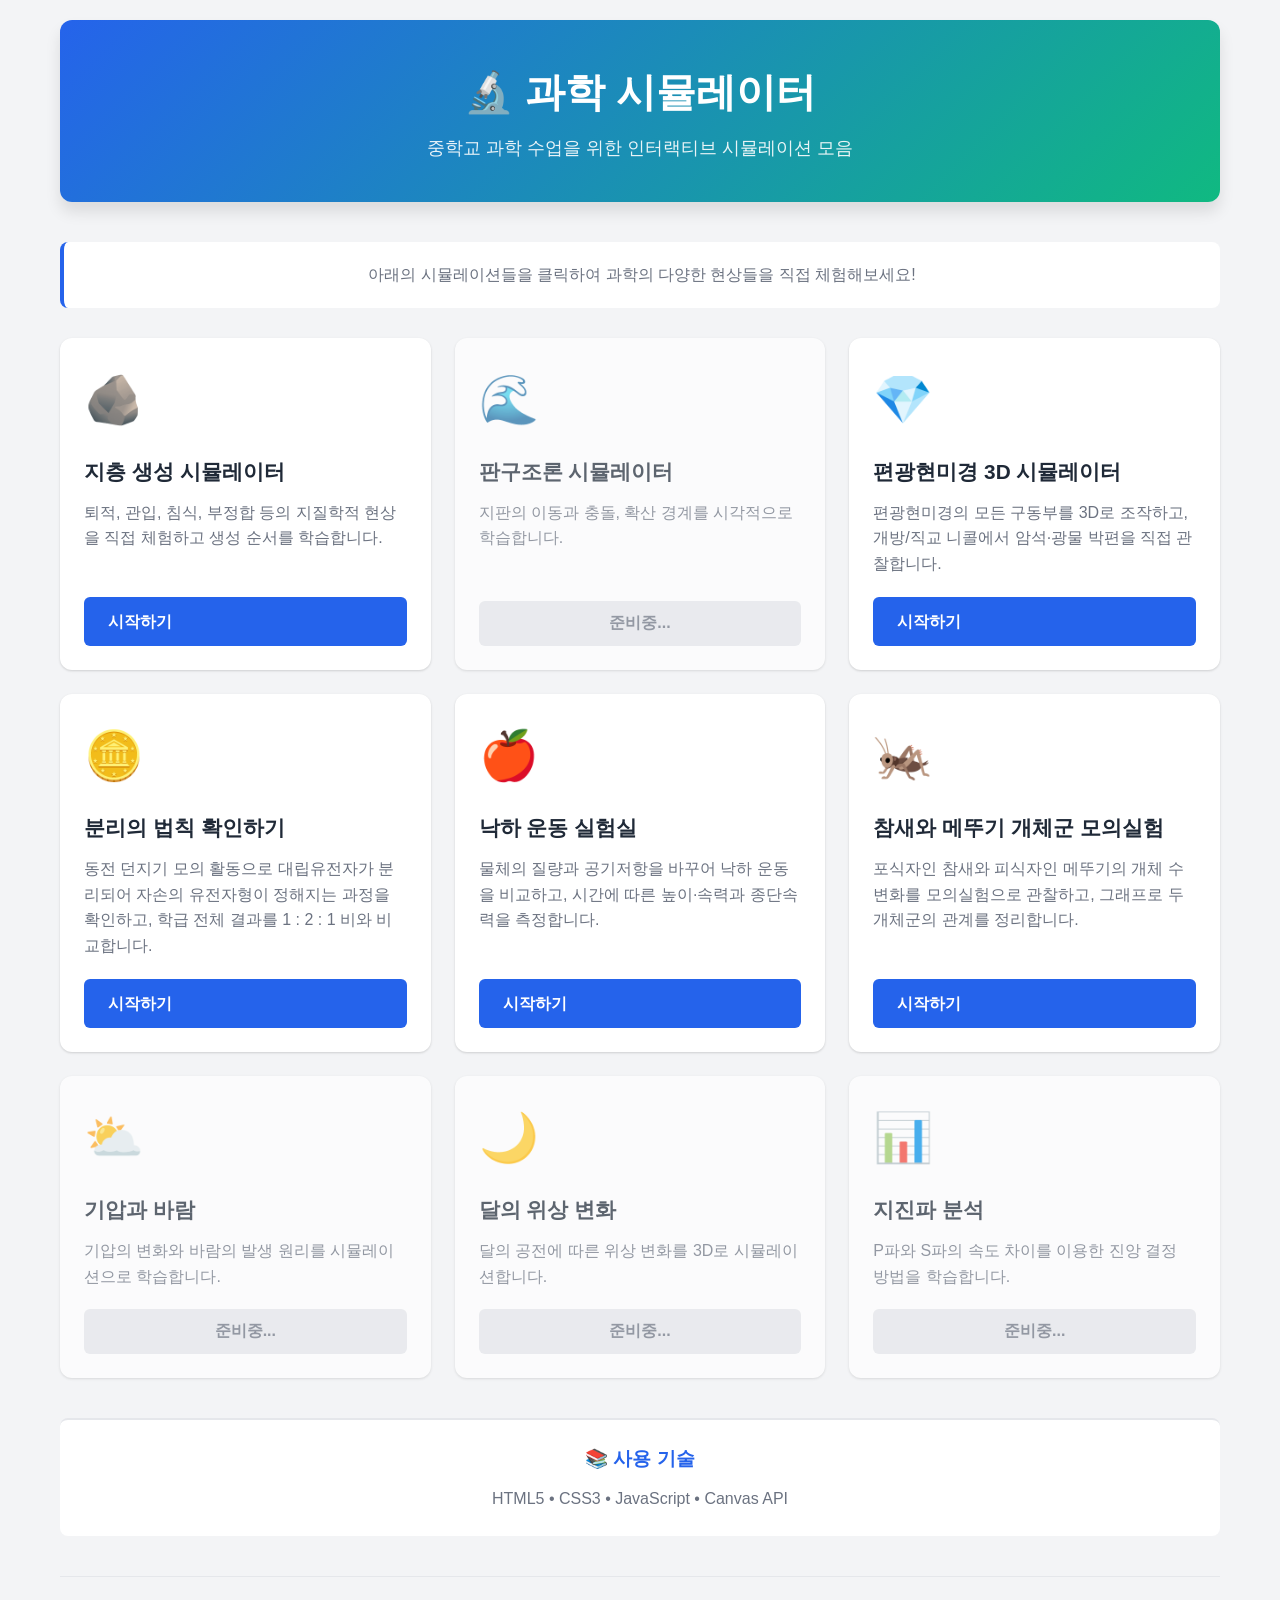
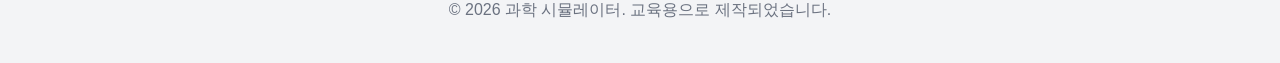
<file: index.html>
<!DOCTYPE html>
<html lang="ko">
<head>
  <meta charset="UTF-8" />
  <meta name="viewport" content="width=device-width, initial-scale=1.0" />
  <title>과학 시뮬레이터</title>
  <link rel="stylesheet" href="style.css" />
</head>
<body>
  <div class="container">
    <header class="header">
      <h1>🔬 과학 시뮬레이터</h1>
      <p class="subtitle">중학교 과학 수업을 위한 인터랙티브 시뮬레이션 모음</p>
    </header>

    <main>
      <section class="info-section">
        <p>아래의 시뮬레이션들을 클릭하여 과학의 다양한 현상들을 직접 체험해보세요!</p>
      </section>

      <section class="simulations-grid">
        <!-- 지층 생성 시뮬레이터 -->
        <div class="simulation-card">
          <div class="card-icon">🪨</div>
          <h2>지층 생성 시뮬레이터</h2>
          <p>퇴적, 관입, 침식, 부정합 등의 지질학적 현상을 직접 체험하고 생성 순서를 학습합니다.</p>
          <a href="./layer/index.html" class="btn btn-primary">시작하기</a>
        </div>

        <!-- 판구조론 시뮬레이터 (예시) -->
        <div class="simulation-card coming-soon">
          <div class="card-icon">🌊</div>
          <h2>판구조론 시뮬레이터</h2>
          <p>지판의 이동과 충돌, 확산 경계를 시각적으로 학습합니다.</p>
          <button class="btn btn-secondary" disabled>준비중...</button>
        </div>

        <!-- 편광현미경 시뮬레이터 -->
        <div class="simulation-card">
          <div class="card-icon">💎</div>
          <h2>편광현미경 3D 시뮬레이터</h2>
          <p>편광현미경의 모든 구동부를 3D로 조작하고, 개방/직교 니콜에서 암석·광물 박편을 직접 관찰합니다.</p>
          <a href="./polarizing-microscope/index.html" class="btn btn-primary">시작하기</a>
        </div>

        <!-- 분리의 법칙 시뮬레이터 -->
        <div class="simulation-card">
          <div class="card-icon">🪙</div>
          <h2>분리의 법칙 확인하기</h2>
          <p>동전 던지기 모의 활동으로 대립유전자가 분리되어 자손의 유전자형이 정해지는 과정을 확인하고, 학급 전체 결과를 1 : 2 : 1 비와 비교합니다.</p>
          <a href="./segregation-law/index.html" class="btn btn-primary">시작하기</a>
        </div>

        <!-- 낙하 운동 실험실 -->
        <div class="simulation-card">
          <div class="card-icon">🍎</div>
          <h2>낙하 운동 실험실</h2>
          <p>물체의 질량과 공기저항을 바꾸어 낙하 운동을 비교하고, 시간에 따른 높이·속력과 종단속력을 측정합니다.</p>
          <a href="./free-fall/index.html" class="btn btn-primary">시작하기</a>
        </div>

        <!-- 참새와 메뚜기 개체군 모의실험 -->
        <div class="simulation-card">
          <div class="card-icon">🦗</div>
          <h2>참새와 메뚜기 개체군 모의실험</h2>
          <p>포식자인 참새와 피식자인 메뚜기의 개체 수 변화를 모의실험으로 관찰하고, 그래프로 두 개체군의 관계를 정리합니다.</p>
          <a href="./sparrow-grasshopper/index.html" class="btn btn-primary">시작하기</a>
        </div>

        <!-- 날씨와 기후 (예시) -->
        <div class="simulation-card coming-soon">
          <div class="card-icon">⛅</div>
          <h2>기압과 바람</h2>
          <p>기압의 변화와 바람의 발생 원리를 시뮬레이션으로 학습합니다.</p>
          <button class="btn btn-secondary" disabled>준비중...</button>
        </div>

        <!-- 우주 천체 (예시) -->
        <div class="simulation-card coming-soon">
          <div class="card-icon">🌙</div>
          <h2>달의 위상 변화</h2>
          <p>달의 공전에 따른 위상 변화를 3D로 시뮬레이션합니다.</p>
          <button class="btn btn-secondary" disabled>준비중...</button>
        </div>

        <!-- 지진파 (예시) -->
        <div class="simulation-card coming-soon">
          <div class="card-icon">📊</div>
          <h2>지진파 분석</h2>
          <p>P파와 S파의 속도 차이를 이용한 진앙 결정 방법을 학습합니다.</p>
          <button class="btn btn-secondary" disabled>준비중...</button>
        </div>
      </section>

      <section class="footer-info">
        <h3>📚 사용 기술</h3>
        <p>HTML5 • CSS3 • JavaScript • Canvas API</p>
      </section>
    </main>

    <footer class="footer">
      <p>&copy; 2026 과학 시뮬레이터. 교육용으로 제작되었습니다.</p>
    </footer>
  </div>
</body>
</html>
</file>
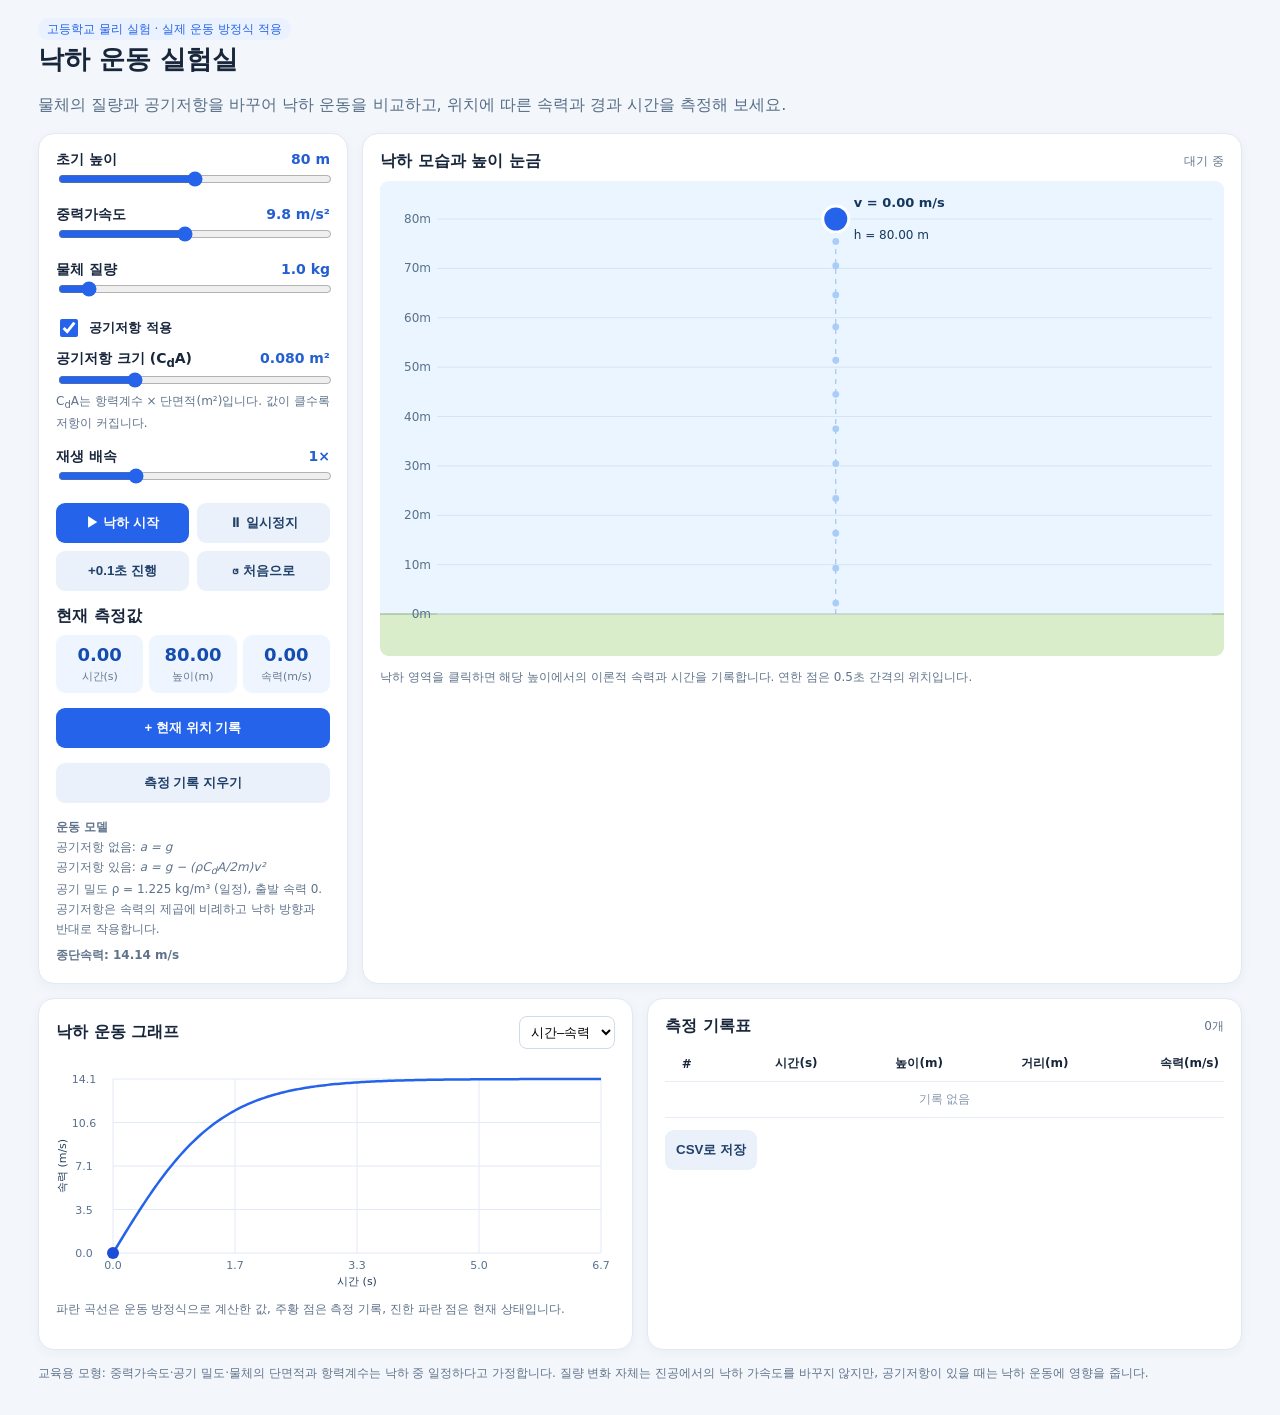
<file: free-fall/index.html>
<!doctype html><html lang="ko"><head><meta charset="utf-8"><meta name="viewport" content="width=device-width,initial-scale=1"><title>낙하 운동 실험실 — 질량과 공기저항</title><style>
:root{font-family:system-ui,'Malgun Gothic',sans-serif;background:#f3f7fc;color:#18263b}*{box-sizing:border-box}body{margin:0}.wrap{max-width:1240px;margin:auto;padding:18px}h1{font-size:26px;margin:4px 0}p{line-height:1.5;color:#576d86}section{background:white;border:1px solid #e0e9f4;padding:17px;border-radius:16px;box-shadow:0 3px 12px #1936510b}.main{display:grid;grid-template-columns:310px minmax(320px,1fr);gap:14px}.settings{display:grid;gap:15px;align-content:start}.pair{display:flex;justify-content:space-between;gap:8px;font-weight:700;font-size:14px}.number{color:#245fd2}input[type=range]{width:100%;accent-color:#2563eb}button{border:0;background:#2563eb;color:white;font-weight:750;padding:11px;border-radius:9px;cursor:pointer}button.light{background:#eaf1fb;color:#204069}.btns{display:grid;grid-template-columns:1fr 1fr;gap:8px}.summary{display:grid;grid-template-columns:repeat(3,1fr);gap:6px}.read{padding:9px 3px;text-align:center;background:#eff5ff;border-radius:9px}.read strong{font-size:18px;color:#154daf;display:block}.read small{font-size:11px;color:#637890}.note{font-size:12px;color:#60738b;line-height:1.65}.scenehead,.charthead{display:flex;justify-content:space-between;align-items:center;margin-bottom:9px}canvas{display:block;width:100%;border-radius:9px}#scene{height:475px;background:#e9f5ff}#chart{height:230px}.lower{display:grid;grid-template-columns:1fr 1fr;gap:14px;margin-top:14px}.tablebox{max-height:248px;overflow:auto}table{width:100%;border-collapse:collapse;font-size:12px}th,td{padding:9px 5px;border-bottom:1px solid #e7edf6;text-align:right}th:first-child,td:first-child{text-align:center}th{position:sticky;top:0;background:white}select{border:1px solid #cedbea;padding:7px;border-radius:8px;background:white}footer{padding:15px 0;color:#60738b;font-size:12px}.mode{display:flex;align-items:center;gap:8px;font-size:13px}input[type=checkbox]{width:18px;height:18px;accent-color:#2563eb}.badge{color:#2563eb;background:#eaf2ff;padding:4px 9px;border-radius:999px;font-size:12px}@media(max-width:760px){.main,.lower{grid-template-columns:1fr}.wrap{padding:10px}#scene{height:420px}}
</style></head><body><div class="wrap"><header><span class="badge">고등학교 물리 실험 · 실제 운동 방정식 적용</span><h1>낙하 운동 실험실</h1><p>물체의 질량과 공기저항을 바꾸어 낙하 운동을 비교하고, 위치에 따른 속력과 경과 시간을 측정해 보세요.</p></header><div class="main"><section class="settings">
<div><div class="pair"><label for="height">초기 높이</label><span class="number" id="hlabel"></span></div><input type="range" id="height" min="10" max="150" step="5" value="80"></div>
<div><div class="pair"><label for="gravity">중력가속도</label><span class="number" id="glabel"></span></div><input type="range" id="gravity" min="1" max="20" step="0.1" value="9.8"></div>
<div><div class="pair"><label for="mass">물체 질량</label><span class="number" id="mlabel"></span></div><input type="range" id="mass" min="0.1" max="10" step="0.1" value="1"></div>
<div><div class="mode"><input type="checkbox" id="dragOn" checked><label for="dragOn"><b>공기저항 적용</b></label></div><div class="pair" style="margin-top:10px"><label for="drag">공기저항 크기 (C<sub>d</sub>A)</label><span class="number" id="dlabel"></span></div><input type="range" id="drag" min="0" max="0.3" step="0.005" value="0.08"><div class="note">C<sub>d</sub>A는 항력계수 × 단면적(m²)입니다. 값이 클수록 저항이 커집니다.</div></div>
<div><div class="pair"><label for="rate">재생 배속</label><span class="number" id="rlabel"></span></div><input type="range" id="rate" min="0.25" max="3" step="0.25" value="1"></div>
<div class="btns"><button id="start">▶ 낙하 시작</button><button class="light" id="pause">⏸ 일시정지</button><button class="light" id="step">+0.1초 진행</button><button class="light" id="reset">↺ 처음으로</button></div>
<div><b>현재 측정값</b><div class="summary" style="margin-top:8px"><div class="read"><strong id="time">0.00</strong><small>시간(s)</small></div><div class="read"><strong id="pos">80.00</strong><small>높이(m)</small></div><div class="read"><strong id="velocity">0.00</strong><small>속력(m/s)</small></div></div></div>
<button id="record">+ 현재 위치 기록</button><button class="light" id="clear">측정 기록 지우기</button>
<div class="note"><b>운동 모델</b><div>공기저항 없음: <i>a = g</i></div><div>공기저항 있음: <i>a = g − (ρC<sub>d</sub>A/2m)v²</i></div><div>공기 밀도 ρ = 1.225 kg/m³ (일정), 출발 속력 0. 공기저항은 속력의 제곱에 비례하고 낙하 방향과 반대로 작용합니다.</div><div id="terminal" style="margin-top:7px;font-weight:700"></div></div>
</section><section><div class="scenehead"><b>낙하 모습과 높이 눈금</b><span class="note" id="status">대기 중</span></div><canvas id="scene"></canvas><p class="note">낙하 영역을 클릭하면 해당 높이에서의 이론적 속력과 시간을 기록합니다. 연한 점은 0.5초 간격의 위치입니다.</p></section></div>
<div class="lower"><section><div class="charthead"><b>낙하 운동 그래프</b><select id="graph"><option value="tv">시간–속력</option><option value="th">시간–높이</option></select></div><canvas id="chart"></canvas><p class="note">파란 곡선은 운동 방정식으로 계산한 값, 주황 점은 측정 기록, 진한 파란 점은 현재 상태입니다.</p></section><section><div class="charthead"><b>측정 기록표</b><span class="note" id="count">0개</span></div><div class="tablebox"><table><thead><tr><th>#</th><th>시간(s)</th><th>높이(m)</th><th>거리(m)</th><th>속력(m/s)</th></tr></thead><tbody id="rows"></tbody></table></div><button class="light" id="csv" style="margin-top:12px">CSV로 저장</button></section></div><footer>교육용 모형: 중력가속도·공기 밀도·물체의 단면적과 항력계수는 낙하 중 일정하다고 가정합니다. 질량 변화 자체는 진공에서의 낙하 가속도를 바꾸지 않지만, 공기저항이 있을 때는 낙하 운동에 영향을 줍니다.</footer></div>
<script>
(()=>{'use strict';const $=s=>document.getElementById(s),S=$('scene'),C=$('chart'),sc=S.getContext('2d'),cc=C.getContext('2d');let H=80,g=9.8,m=1,drag=0.08,on=true,rate=1,t=0,active=false,selected=null,records=[],prev=null;const rho=1.225,fix=(x,d=2)=>x.toFixed(d),clamp=(n,a,b)=>Math.max(a,Math.min(b,n));const k=()=>on?rho*drag/2:0;const vt=()=>k()>1e-12?Math.sqrt(m*g/k()):Infinity;const timeToGround=()=>{let lo=0,hi=Math.max(1,Math.sqrt(2*H/g)*2);while(distance(hi)<H)hi*=2;for(let i=0;i<65;i++){let mid=(lo+hi)/2;if(distance(mid)<H)lo=mid;else hi=mid}return (lo+hi)/2};function distance(q){const v=vt();if(!isFinite(v))return .5*g*q*q;const u=g*q/v;return v*v/g*(u>20?u-Math.log(2)+Math.log1p(Math.exp(-2*u)):Math.log(Math.cosh(u)))}function velocity(q){const v=vt();return isFinite(v)?v*Math.tanh(g*q/v):g*q}const duration=()=>timeToGround();function at(q){const x=clamp(q,0,duration());return {t:x,h:Math.max(0,H-distance(x)),v:velocity(x),d:Math.min(H,distance(x))}}function inverseHeight(h){const target=clamp(h,0,H),T=duration();let lo=0,hi=T;for(let i=0;i<50;i++){const x=(lo+hi)/2;if(at(x).h>target)lo=x;else hi=x}return (lo+hi)/2}function canvasSize(el,ctx){let rect=el.getBoundingClientRect(),d=window.devicePixelRatio||1;el.width=Math.round(rect.width*d);el.height=Math.round(rect.height*d);ctx.setTransform(d,0,0,d,0,0);return [rect.width,rect.height]}function sync(){H=+$('height').value;g=+$('gravity').value;m=+$('mass').value;drag=+$('drag').value;on=$('dragOn').checked;rate=+$('rate').value;$('hlabel').textContent=H+' m';$('glabel').textContent=fix(g,1)+' m/s²';$('mlabel').textContent=fix(m,1)+' kg';$('dlabel').textContent=fix(drag,3)+' m²';$('rlabel').textContent=rate+'×';$('drag').disabled=!on;$('terminal').textContent=isFinite(vt())?'종단속력: '+fix(vt())+' m/s':'종단속력: 없음 (공기저항 0)'}function reset(){active=false;t=0;selected=null;prev=null;draw()}function paramsChanged(){sync();records=[];updateRows();reset()}function record(q){const a=at(q);records.push(a);selected=a;updateRows();draw()}function updateRows(){$('count').textContent=records.length+'개';$('rows').innerHTML=records.length?records.map((r,i)=>`<tr><td>${i+1}</td><td>${fix(r.t)}</td><td>${fix(r.h)}</td><td>${fix(r.d)}</td><td>${fix(r.v)}</td></tr>`).join(''):'<tr><td colspan="5" style="text-align:center;color:#8999b0">기록 없음</td></tr>'}function draw(){let [w,h]=canvasSize(S,sc),top=38,base=h-42,x=w*.54,scale=(base-top)/H;sc.clearRect(0,0,w,h);sc.fillStyle='#eaf5ff';sc.fillRect(0,0,w,h);sc.fillStyle='#d9edca';sc.fillRect(0,base,w,h-base);sc.strokeStyle='#8dae83';sc.beginPath();sc.moveTo(0,base);sc.lineTo(w,base);sc.stroke();const step=H<=30?5:H<=80?10:20;sc.font='12px system-ui';sc.textAlign='right';for(let y=0;y<=H;y+=step){const py=base-y*scale;sc.strokeStyle='#d5e4f4';sc.beginPath();sc.moveTo(57,py);sc.lineTo(w-12,py);sc.stroke();sc.fillStyle='#58718b';sc.fillText(y+'m',51,py+4)}if(H%step)sc.fillText(H+'m',51,top+4);sc.setLineDash([5,5]);sc.strokeStyle='#9bb9e9';sc.beginPath();sc.moveTo(x,top);sc.lineTo(x,base);sc.stroke();sc.setLineDash([]);const T=duration();for(let q=0;q<=T;q+=.5){sc.fillStyle='#a9cdf7';sc.beginPath();sc.arc(x,base-at(q).h*scale,3.4,0,Math.PI*2);sc.fill()}if(selected){const y=base-selected.h*scale;sc.strokeStyle='#ef9e19';sc.lineWidth=2;sc.beginPath();sc.moveTo(56,y);sc.lineTo(w-12,y);sc.stroke();sc.fillStyle='#b06509';sc.textAlign='left';sc.font='bold 12px system-ui';sc.fillText('측정 '+fix(selected.h,1)+'m',Math.min(w-113,x+20),Math.max(17,y-9))}const a=at(t),y=base-a.h*scale;sc.fillStyle='#2563eb';sc.beginPath();sc.arc(x,y,13,0,Math.PI*2);sc.fill();sc.strokeStyle='white';sc.lineWidth=3;sc.stroke();sc.fillStyle='#15375f';sc.textAlign='left';sc.font='bold 13px system-ui';sc.fillText('v = '+fix(a.v)+' m/s',Math.min(x+18,w-129),Math.max(18,y-12));sc.font='12px system-ui';sc.fillText('h = '+fix(a.h)+' m',Math.min(x+18,w-129),Math.min(h-9,y+20));$('time').textContent=fix(a.t);$('pos').textContent=fix(a.h);$('velocity').textContent=fix(a.v);$('status').textContent=active?'낙하 중':t>=T?'지면 도착':t>0?'일시정지':'대기 중';drawChart()}
function drawChart(){let [w,h]=canvasSize(C,cc),l=57,r=w-14,top=21,b=h-35,T=duration(),isV=$('graph').value==='tv',ymax=isV?Math.max(1,at(T).v):H;cc.clearRect(0,0,w,h);cc.font='11px system-ui';cc.textAlign='center';for(let i=0;i<=4;i++){let xx=l+(r-l)*i/4,yy=top+(b-top)*i/4;cc.strokeStyle='#e2eaf6';cc.beginPath();cc.moveTo(l,yy);cc.lineTo(r,yy);cc.moveTo(xx,top);cc.lineTo(xx,b);cc.stroke();cc.fillStyle='#59728e';cc.fillText(fix(ymax*(4-i)/4,1),28,yy+4);cc.fillText(fix(T*i/4,1),xx,b+16)}cc.fillStyle='#27415e';cc.fillText('시간 (s)',(l+r)/2,h-3);cc.save();cc.translate(10,(top+b)/2);cc.rotate(-Math.PI/2);cc.fillText(isV?'속력 (m/s)':'높이 (m)',0,0);cc.restore();const coord=q=>{let a=at(q);return [l+q/T*(r-l),b-(isV?a.v:a.h)/ymax*(b-top)]};cc.strokeStyle='#2563eb';cc.lineWidth=2.5;cc.beginPath();for(let i=0;i<=200;i++){let [x,y]=coord(T*i/200);i?cc.lineTo(x,y):cc.moveTo(x,y)}cc.stroke();for(const a of records){let [x,y]=coord(a.t);cc.fillStyle='#f59e0b';cc.beginPath();cc.arc(x,y,4.5,0,2*Math.PI);cc.fill()}let [x,y]=coord(t);cc.fillStyle='#1d4ed8';cc.beginPath();cc.arc(x,y,6,0,2*Math.PI);cc.fill()}
$('start').onclick=()=>{if(t>=duration())t=0;active=true;prev=null;draw()};$('pause').onclick=()=>{active=false;draw()};$('step').onclick=()=>{active=false;t=Math.min(duration(),t+.1);draw()};$('reset').onclick=reset;$('record').onclick=()=>record(t);$('clear').onclick=()=>{records=[];selected=null;updateRows();draw()};$('graph').onchange=draw;for(const id of ['height','gravity','mass','drag','dragOn','rate'])$(id).addEventListener('input',()=>{if(id==='rate'){sync();draw()}else paramsChanged()});S.onclick=e=>{let rect=S.getBoundingClientRect(),h=clamp((rect.height-42-(e.clientY-rect.top))/(rect.height-80)*H,0,H);record(inverseHeight(h))};$('csv').onclick=()=>{let lines=[['번호','시간(s)','높이(m)','낙하거리(m)','속력(m/s)'],...records.map((a,i)=>[i+1,fix(a.t,4),fix(a.h,4),fix(a.d,4),fix(a.v,4)])];let url=URL.createObjectURL(new Blob(['\ufeff'+lines.map(row=>row.join(',')).join('\r\n')],{type:'text/csv;charset=utf-8'}));let a=document.createElement('a');a.href=url;a.download='낙하운동_실험기록.csv';a.click();setTimeout(()=>URL.revokeObjectURL(url),1000)};function frame(now){if(prev===null)prev=now;let dt=Math.min(.1,Math.max(0,(now-prev)/1000));prev=now;if(active){t=Math.min(duration(),t+dt*rate);if(t>=duration())active=false;draw()}requestAnimationFrame(frame)}window.addEventListener('resize',draw);sync();updateRows();draw();requestAnimationFrame(frame)})();
</script></body></html>
</file>
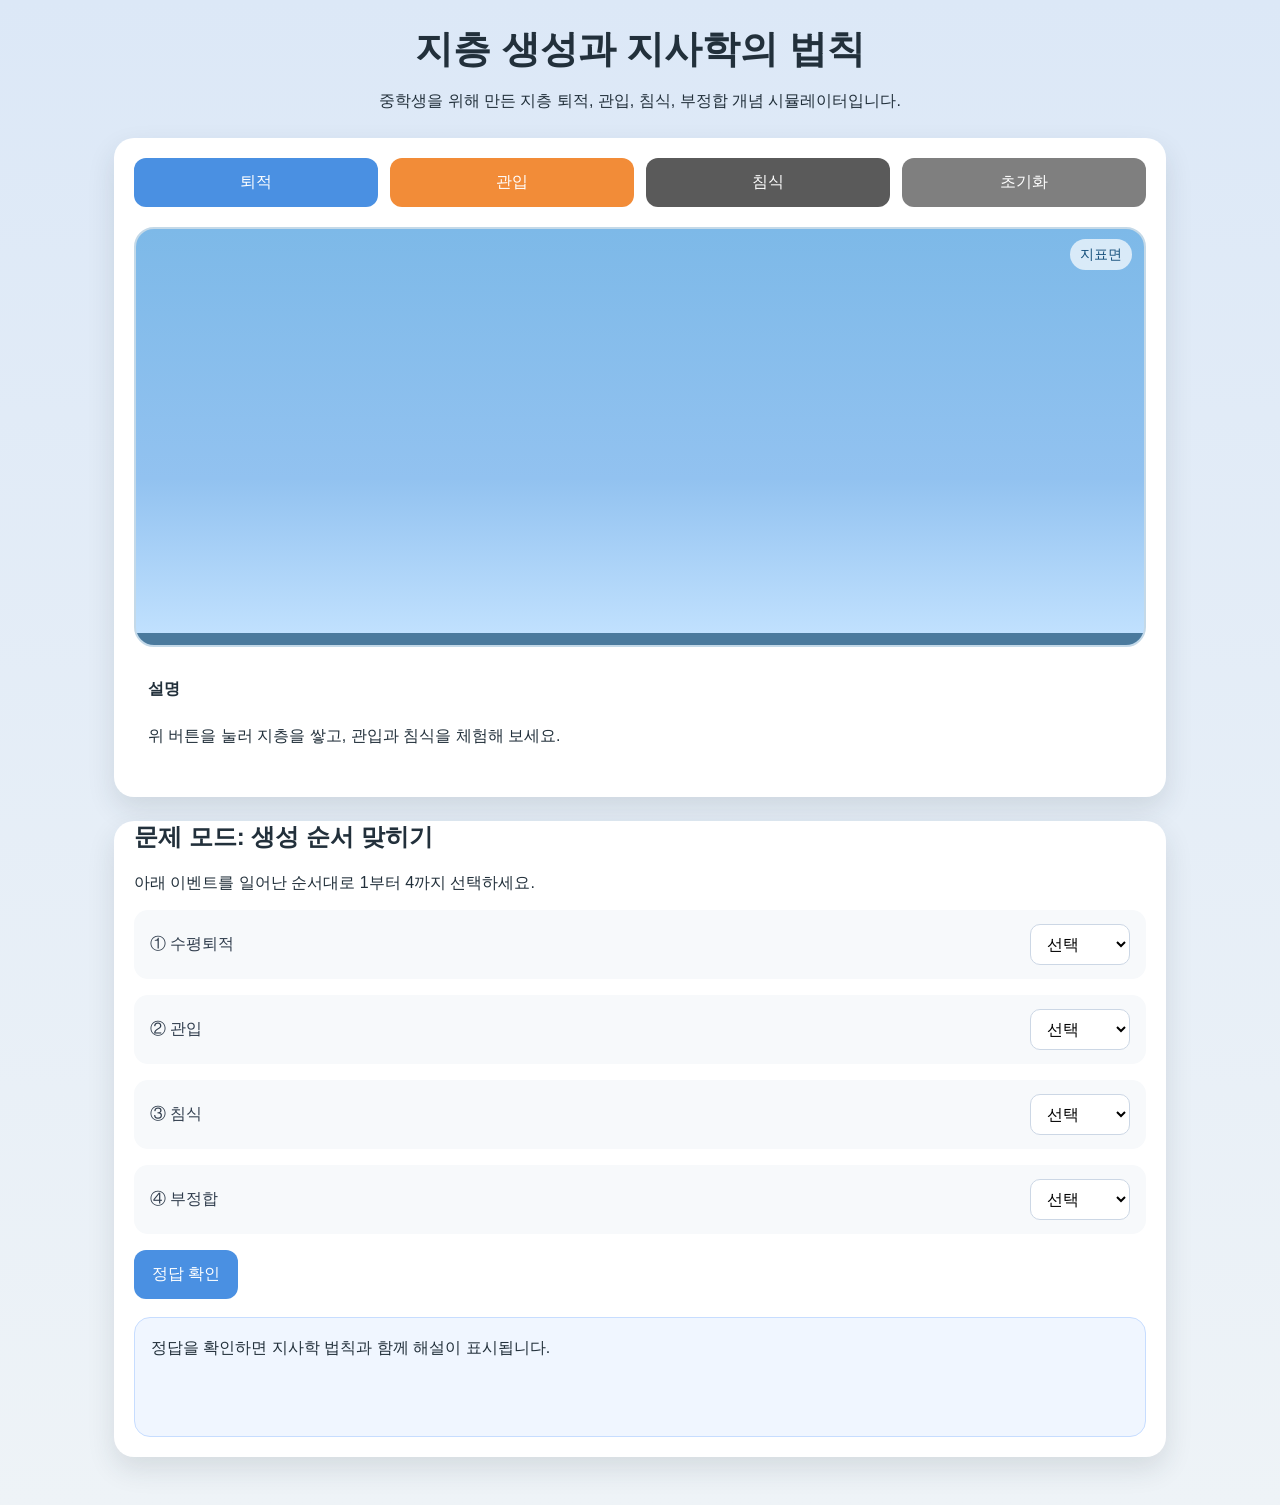
<file: layer/index.html>
<!DOCTYPE html>
<html lang="ko">
<head>
  <meta charset="UTF-8" />
  <meta name="viewport" content="width=device-width, initial-scale=1.0" />
  <title>지층 생성 시뮬레이터</title>
  <link rel="stylesheet" href="style.css" />
</head>
<body>
  <main>
    <header>
      <h1>지층 생성과 지사학의 법칙</h1>
      <p>중학생을 위해 만든 지층 퇴적, 관입, 침식, 부정합 개념 시뮬레이터입니다.</p>
    </header>

    <section class="panel">
      <div class="controls">
        <button id="depositBtn">퇴적</button>
        <button id="intrudeBtn">관입</button>
        <button id="erodeBtn">침식</button>
        <button id="resetBtn">초기화</button>
      </div>

      <div class="simulator">
        <div class="layer-area" id="layerArea">
          <div class="ground-label">지표면</div>
        </div>
        <div class="legend">
          <strong>설명</strong>
          <p>위 버튼을 눌러 지층을 쌓고, 관입과 침식을 체험해 보세요.</p>
        </div>
      </div>
    </section>

    <section class="panel quiz-panel">
      <h2>문제 모드: 생성 순서 맞히기</h2>
      <p>아래 이벤트를 일어난 순서대로 1부터 4까지 선택하세요.</p>
      <div class="quiz-card">
        <div class="quiz-row">
          <span>① 수평퇴적</span>
          <select class="quiz-select" data-answer="1">
            <option value="">선택</option>
            <option value="1">1</option>
            <option value="2">2</option>
            <option value="3">3</option>
            <option value="4">4</option>
          </select>
        </div>
        <div class="quiz-row">
          <span>② 관입</span>
          <select class="quiz-select" data-answer="2">
            <option value="">선택</option>
            <option value="1">1</option>
            <option value="2">2</option>
            <option value="3">3</option>
            <option value="4">4</option>
          </select>
        </div>
        <div class="quiz-row">
          <span>③ 침식</span>
          <select class="quiz-select" data-answer="3">
            <option value="">선택</option>
            <option value="1">1</option>
            <option value="2">2</option>
            <option value="3">3</option>
            <option value="4">4</option>
          </select>
        </div>
        <div class="quiz-row">
          <span>④ 부정합</span>
          <select class="quiz-select" data-answer="4">
            <option value="">선택</option>
            <option value="1">1</option>
            <option value="2">2</option>
            <option value="3">3</option>
            <option value="4">4</option>
          </select>
        </div>
      </div>
      <div class="quiz-actions">
        <button id="checkBtn">정답 확인</button>
      </div>
      <div class="explanation" id="explanation">
        <p>정답을 확인하면 지사학 법칙과 함께 해설이 표시됩니다.</p>
      </div>
    </section>
  </main>

  <script src="script.js"></script>
</body>
</html>
</file>
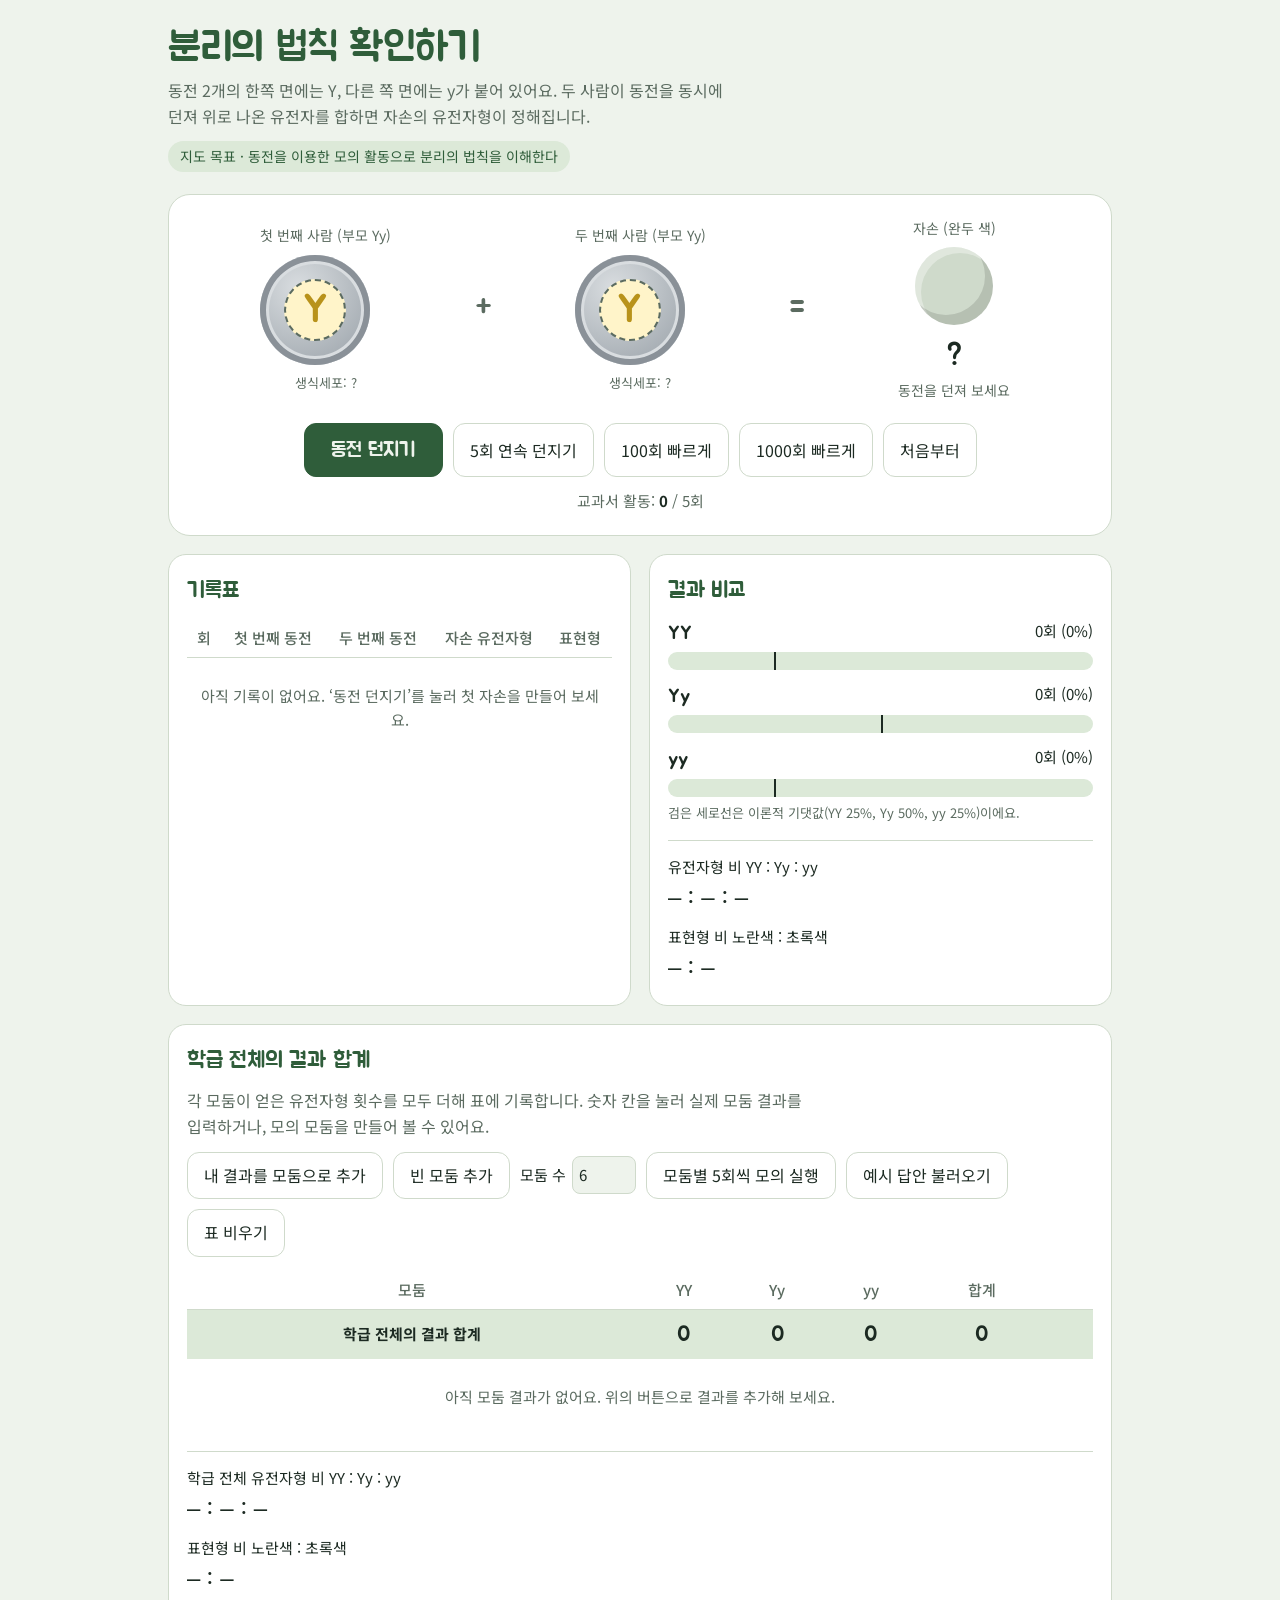
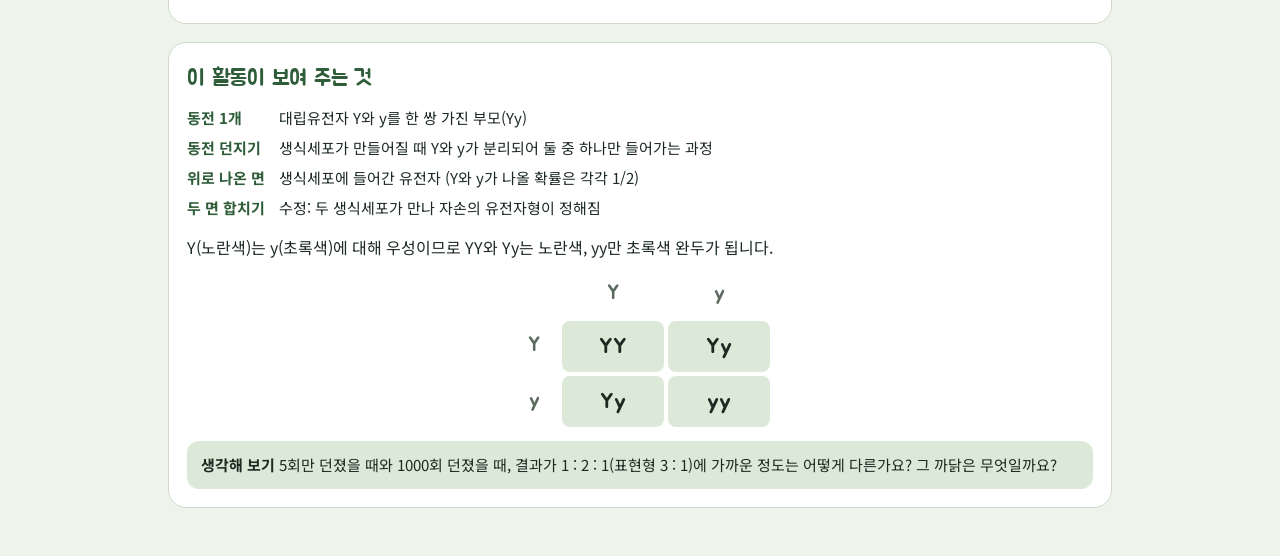
<file: segregation-law/index.html>
<!DOCTYPE html>
<html lang="ko">
<head>
<meta charset="UTF-8">
<meta name="viewport" content="width=device-width, initial-scale=1, viewport-fit=cover">
<title>분리의 법칙 확인하기 · 동전 던지기 시뮬레이션</title>
<link rel="preconnect" href="https://fonts.googleapis.com">
<link rel="preconnect" href="https://fonts.gstatic.com" crossorigin>
<link href="https://fonts.googleapis.com/css2?family=Jua&family=Noto+Sans+KR:wght@400;500;700&display=swap" rel="stylesheet">
<style>
:root{
  --paper:#EEF3EC; --card:#FFFFFF; --ink:#1C2A22; --muted:#5B6B60; --line:#CFDACB;
  --pod:#2F5D3A; --podSoft:#DCE9D8; --yellow:#E8C547; --yellowDeep:#B8921A; --green:#6FA43E;
  --coinA:#D9DDE0; --coinB:#A9B0B6; --coinEdge:#8A9198;
  --stickerY:#FFF4C9; --stickery:#E4F2D6;
  box-sizing:border-box;
  padding-top:env(safe-area-inset-top,0px);
  padding-bottom:env(safe-area-inset-bottom,0px);
}
@media (prefers-color-scheme:dark){
  :root:not([data-theme="light"]){
    --paper:#141C17; --card:#1C2721; --ink:#E6EEE7; --muted:#9FB0A4; --line:#2E3D33;
    --pod:#8FCB9B; --podSoft:#23352A; --yellow:#E8C547; --yellowDeep:#E8C547; --green:#8BC25A;
    --coinA:#B7BDC2; --coinB:#80878D; --coinEdge:#5F666C;
    --stickerY:#4A4122; --stickery:#2C3F22;
  }
}
:root[data-theme="dark"]{
  --paper:#141C17; --card:#1C2721; --ink:#E6EEE7; --muted:#9FB0A4; --line:#2E3D33;
  --pod:#8FCB9B; --podSoft:#23352A; --yellow:#E8C547; --yellowDeep:#E8C547; --green:#8BC25A;
  --coinA:#B7BDC2; --coinB:#80878D; --coinEdge:#5F666C;
  --stickerY:#4A4122; --stickery:#2C3F22;
}
html{scroll-padding-top:env(safe-area-inset-top,0px)}
*,*::before,*::after{box-sizing:border-box}
body{margin:0;background:var(--paper);color:var(--ink);
  font-family:"Noto Sans KR",system-ui,-apple-system,"Apple SD Gothic Neo","Malgun Gothic",sans-serif;
  line-height:1.6;font-size:16px}
.wrap{max-width:980px;margin:0 auto;padding:24px 18px 48px}
h1,h2,.display{font-family:"Jua","Noto Sans KR",sans-serif;font-weight:400;letter-spacing:-.01em}
header h1{font-size:clamp(28px,5vw,40px);margin:0;color:var(--pod);line-height:1.2}
header p{margin:6px 0 0;color:var(--muted);max-width:62ch}
.goal{display:inline-block;margin-top:12px;font-size:14px;color:var(--pod);background:var(--podSoft);
  padding:4px 12px;border-radius:999px}

.stage{margin-top:22px;background:var(--card);border:1px solid var(--line);border-radius:22px;padding:22px 18px}
.parents{display:grid;grid-template-columns:1fr auto 1fr auto 1fr;align-items:center;gap:10px;justify-items:center}
.who{text-align:center}
.who .name{font-size:14px;color:var(--muted);margin-bottom:8px}
.who .geno{font-size:13px;color:var(--muted);margin-top:8px}
.op{font-family:"Jua",sans-serif;font-size:32px;color:var(--muted)}

/* coin */
.coin{width:110px;height:110px;perspective:600px}
.coin-inner{position:relative;width:100%;height:100%;transform-style:preserve-3d;
  transition:transform 1.1s cubic-bezier(.25,.8,.3,1)}
.face{position:absolute;inset:0;border-radius:50%;backface-visibility:hidden;display:grid;place-items:center;
  background:radial-gradient(circle at 35% 30%,var(--coinA),var(--coinB) 70%);
  box-shadow:inset 0 0 0 6px var(--coinEdge),inset 0 0 0 9px var(--coinA)}
.face.back{transform:rotateY(180deg)}
.sticker{width:62px;height:62px;border-radius:50%;display:grid;place-items:center;
  font-family:"Jua",sans-serif;font-size:40px;line-height:1;border:2px dashed var(--muted)}
.sticker.Y{background:var(--stickerY);color:var(--yellowDeep)}
.sticker.y{background:var(--stickery);color:var(--green)}

/* offspring */
.child{min-width:130px;text-align:center}
.pea{width:78px;height:78px;border-radius:50%;margin:0 auto;background:var(--line);
  box-shadow:inset -8px -10px 0 rgba(0,0,0,.12),inset 6px 6px 0 rgba(255,255,255,.35);
  transition:background .4s, transform .4s}
.pea.yellow{background:var(--yellow)}
.pea.green{background:var(--green)}
.pea.pop{transform:scale(1.12)}
.child .gt{font-family:"Jua",sans-serif;font-size:30px;margin-top:6px;min-height:1.3em}
.child .ph{font-size:14px;color:var(--muted);min-height:1.4em}

.controls{display:flex;flex-wrap:wrap;gap:10px;justify-content:center;margin-top:22px}
button{font:inherit;cursor:pointer;border-radius:12px;border:1px solid var(--line);background:var(--card);color:var(--ink);
  padding:10px 16px;min-height:44px}
button.main{background:var(--pod);color:var(--paper);border-color:var(--pod);font-family:"Jua",sans-serif;font-size:20px;padding:10px 26px}
button:disabled{opacity:.45;cursor:not-allowed}
button:focus-visible{outline:3px solid var(--yellow);outline-offset:2px}
.progress{text-align:center;margin-top:12px;color:var(--muted);font-size:15px}
.progress b{color:var(--ink)}

.grid2{display:grid;grid-template-columns:1fr 1fr;gap:18px;margin-top:18px}
.panel{background:var(--card);border:1px solid var(--line);border-radius:18px;padding:18px}
.panel h2{margin:0 0 10px;font-size:22px;color:var(--pod)}
.tablebox{overflow-x:auto;max-height:320px;overflow-y:auto}
table{width:100%;border-collapse:collapse;font-size:15px}
th,td{padding:7px 8px;text-align:center;border-bottom:1px solid var(--line)}
th{color:var(--muted);font-weight:500;position:sticky;top:0;background:var(--card)}
td.gt{font-family:"Jua",sans-serif;font-size:19px}
.dot{display:inline-block;width:12px;height:12px;border-radius:50%;vertical-align:-1px;margin-right:6px}
.empty{color:var(--muted);text-align:center;padding:26px 8px;font-size:15px}

.bars{display:flex;flex-direction:column;gap:12px}
.bar-row .lab{display:flex;justify-content:space-between;font-size:15px}
.bar-row .lab .g{font-family:"Jua",sans-serif;font-size:19px}
.track{position:relative;height:18px;background:var(--podSoft);border-radius:9px;overflow:hidden;margin-top:3px}
.fill{height:100%;border-radius:9px;transition:width .4s}
.expect{position:absolute;top:-3px;bottom:-3px;width:2px;background:var(--ink)}
.legend{font-size:13px;color:var(--muted);margin-top:6px}
.ratio{margin-top:16px;padding-top:14px;border-top:1px solid var(--line);font-size:15px}
.ratio .big{font-family:"Jua",sans-serif;font-size:24px}

.punnett{display:grid;grid-template-columns:48px 1fr 1fr;gap:4px;max-width:260px;margin:6px auto 0;text-align:center}
.punnett div{padding:8px 0;border-radius:8px}
.punnett .h{color:var(--muted);font-family:"Jua",sans-serif;font-size:20px}
.punnett .c{font-family:"Jua",sans-serif;font-size:22px;background:var(--podSoft)}
.explain p{margin:8px 0;max-width:70ch}
.map{display:grid;grid-template-columns:auto 1fr;gap:6px 14px;font-size:15px;margin-top:10px}
.map dt{color:var(--pod);font-weight:700}
.map dd{margin:0}
.q{margin-top:14px;padding:12px 14px;background:var(--podSoft);border-radius:12px;font-size:15px}

.classTable input{width:64px;font:inherit;font-size:16px;text-align:center;padding:6px 4px;border:1px solid var(--line);
  border-radius:8px;background:var(--paper);color:var(--ink)}
.classTable input:focus-visible,#groupN:focus-visible{outline:3px solid var(--yellow);outline-offset:1px}
#groupN{font:inherit;padding:6px;border:1px solid var(--line);border-radius:8px;background:var(--paper);color:var(--ink)}
.classTable .sumRow th,.classTable .sumRow td{background:var(--podSoft);color:var(--ink);font-weight:700;border-bottom:none;position:static}
.classTable .sumRow td{font-family:"Jua",sans-serif;font-size:22px;font-weight:400}
.classTable .rm{min-height:34px;padding:4px 10px;font-size:14px;color:var(--muted)}
@media (max-width:720px){
  .parents{grid-template-columns:1fr auto 1fr;row-gap:16px}
  .parents .eq{grid-column:1 / -1}
  .parents .child{grid-column:1 / -1}
  .coin{width:92px;height:92px}
  .sticker{width:52px;height:52px;font-size:34px}
  .grid2{grid-template-columns:1fr}
}
@media (prefers-reduced-motion:reduce){
  .coin-inner,.pea,.fill{transition:none}
}
</style>
</head>
<body>
<div class="wrap">
  <header>
    <h1>분리의 법칙 확인하기</h1>
    <p>동전 2개의 한쪽 면에는 Y, 다른 쪽 면에는 y가 붙어 있어요. 두 사람이 동전을 동시에 던져 위로 나온 유전자를 합하면 자손의 유전자형이 정해집니다.</p>
    <span class="goal">지도 목표 · 동전을 이용한 모의 활동으로 분리의 법칙을 이해한다</span>
  </header>

  <section class="stage" aria-label="동전 던지기">
    <div class="parents">
      <div class="who">
        <div class="name">첫 번째 사람 (부모 Yy)</div>
        <div class="coin"><div class="coin-inner" id="coin1">
          <div class="face front"><div class="sticker Y">Y</div></div>
          <div class="face back"><div class="sticker y">y</div></div>
        </div></div>
        <div class="geno" id="g1">생식세포: ?</div>
      </div>
      <div class="op" aria-hidden="true">+</div>
      <div class="who">
        <div class="name">두 번째 사람 (부모 Yy)</div>
        <div class="coin"><div class="coin-inner" id="coin2">
          <div class="face front"><div class="sticker Y">Y</div></div>
          <div class="face back"><div class="sticker y">y</div></div>
        </div></div>
        <div class="geno" id="g2">생식세포: ?</div>
      </div>
      <div class="op eq" aria-hidden="true">=</div>
      <div class="child">
        <div class="name" style="font-size:14px;color:var(--muted);margin-bottom:8px">자손 (완두 색)</div>
        <div class="pea" id="pea"></div>
        <div class="gt" id="childGt">?</div>
        <div class="ph" id="childPh">동전을 던져 보세요</div>
      </div>
    </div>

    <div class="controls">
      <button class="main" id="tossBtn">동전 던지기</button>
      <button id="auto5">5회 연속 던지기</button>
      <button id="fast100">100회 빠르게</button>
      <button id="fast1000">1000회 빠르게</button>
      <button id="resetBtn">처음부터</button>
    </div>
    <div class="progress" id="progress" aria-live="polite">교과서 활동: <b>0</b> / 5회</div>
  </section>

  <div class="grid2">
    <section class="panel">
      <h2>기록표</h2>
      <div class="tablebox">
        <table>
          <thead><tr><th>회</th><th>첫 번째 동전</th><th>두 번째 동전</th><th>자손 유전자형</th><th>표현형</th></tr></thead>
          <tbody id="log"></tbody>
        </table>
        <div class="empty" id="emptyMsg">아직 기록이 없어요. ‘동전 던지기’를 눌러 첫 자손을 만들어 보세요.</div>
      </div>
      <div class="legend" id="logNote"></div>
    </section>

    <section class="panel">
      <h2>결과 비교</h2>
      <div class="bars">
        <div class="bar-row"><div class="lab"><span class="g">YY</span><span id="nYY">0회 (0%)</span></div>
          <div class="track"><div class="fill" id="bYY" style="background:var(--yellow);width:0"></div><div class="expect" style="left:25%"></div></div></div>
        <div class="bar-row"><div class="lab"><span class="g">Yy</span><span id="nYy">0회 (0%)</span></div>
          <div class="track"><div class="fill" id="bYy" style="background:var(--yellowDeep);width:0"></div><div class="expect" style="left:50%"></div></div></div>
        <div class="bar-row"><div class="lab"><span class="g">yy</span><span id="nyy">0회 (0%)</span></div>
          <div class="track"><div class="fill" id="byy" style="background:var(--green);width:0"></div><div class="expect" style="left:25%"></div></div></div>
      </div>
      <div class="legend">검은 세로선은 이론적 기댓값(YY 25%, Yy 50%, yy 25%)이에요.</div>
      <div class="ratio">
        <div>유전자형 비 YY : Yy : yy</div>
        <div class="big" id="gRatio">– : – : –</div>
        <div style="margin-top:8px">표현형 비 노란색 : 초록색</div>
        <div class="big" id="pRatio">– : –</div>
      </div>
    </section>
  </div>

  <section class="panel" style="margin-top:18px" aria-label="학급 전체의 결과 합계">
    <h2>학급 전체의 결과 합계</h2>
    <p style="margin:0 0 12px;color:var(--muted);max-width:70ch">각 모둠이 얻은 유전자형 횟수를 모두 더해 표에 기록합니다. 숫자 칸을 눌러 실제 모둠 결과를 입력하거나, 모의 모둠을 만들어 볼 수 있어요.</p>
    <div class="controls" style="justify-content:flex-start;margin-top:0">
      <button id="addMine">내 결과를 모둠으로 추가</button>
      <button id="addEmpty">빈 모둠 추가</button>
      <label style="display:flex;align-items:center;gap:6px;font-size:15px">
        모둠 수 <input id="groupN" type="number" min="1" max="50" value="6" style="width:64px">
      </label>
      <button id="simGroups">모둠별 5회씩 모의 실행</button>
      <button id="loadExample">예시 답안 불러오기</button>
      <button id="clearGroups">표 비우기</button>
    </div>
    <div class="tablebox" style="max-height:none;margin-top:14px">
      <table class="classTable">
        <thead><tr><th>모둠</th><th>YY</th><th>Yy</th><th>yy</th><th>합계</th><th></th></tr></thead>
        <tbody id="groupRows"></tbody>
        <tfoot>
          <tr class="sumRow"><th>학급 전체의 결과 합계</th><td id="sYY">0</td><td id="sYy">0</td><td id="syy">0</td><td id="sAll">0</td><td></td></tr>
        </tfoot>
      </table>
      <div class="empty" id="groupEmpty">아직 모둠 결과가 없어요. 위의 버튼으로 결과를 추가해 보세요.</div>
    </div>
    <div class="ratio" id="classRatio">
      <div>학급 전체 유전자형 비 YY : Yy : yy</div>
      <div class="big" id="cgRatio">– : – : –</div>
      <div style="margin-top:8px">표현형 비 노란색 : 초록색</div>
      <div class="big" id="cpRatio">– : –</div>
      <div class="legend" id="classNote"></div>
    </div>
  </section>

  <section class="panel explain" style="margin-top:18px">
    <h2>이 활동이 보여 주는 것</h2>
    <dl class="map">
      <dt>동전 1개</dt><dd>대립유전자 Y와 y를 한 쌍 가진 부모(Yy)</dd>
      <dt>동전 던지기</dt><dd>생식세포가 만들어질 때 Y와 y가 분리되어 둘 중 하나만 들어가는 과정</dd>
      <dt>위로 나온 면</dt><dd>생식세포에 들어간 유전자 (Y와 y가 나올 확률은 각각 1/2)</dd>
      <dt>두 면 합치기</dt><dd>수정: 두 생식세포가 만나 자손의 유전자형이 정해짐</dd>
    </dl>
    <p>Y(노란색)는 y(초록색)에 대해 우성이므로 YY와 Yy는 노란색, yy만 초록색 완두가 됩니다.</p>
    <div class="punnett" aria-label="퍼넷 사각형">
      <div></div><div class="h">Y</div><div class="h">y</div>
      <div class="h">Y</div><div class="c">YY</div><div class="c">Yy</div>
      <div class="h">y</div><div class="c">Yy</div><div class="c">yy</div>
    </div>
    <div class="q"><b>생각해 보기</b> 5회만 던졌을 때와 1000회 던졌을 때, 결과가 1 : 2 : 1(표현형 3 : 1)에 가까운 정도는 어떻게 다른가요? 그 까닭은 무엇일까요?</div>
  </section>
</div>

<script>
(function(){
  const reduce = window.matchMedia && window.matchMedia('(prefers-reduced-motion: reduce)').matches;
  const $ = id => document.getElementById(id);
  const coins = [$('coin1'), $('coin2')];
  const rot = [0, 0];
  let records = [];
  const counts = {YY:0, Yy:0, yy:0};
  let busy = false;

  const flip = () => Math.random() < 0.5 ? 'Y' : 'y';
  const combine = (a,b) => (a==='Y'&&b==='Y') ? 'YY' : (a==='y'&&b==='y') ? 'yy' : 'Yy';
  const pheno = g => g==='yy' ? '초록색' : '노란색';

  function setCoin(i, face, animate){
    const cur = rot[i];
    let target = Math.ceil(cur/360)*360 + (animate ? 360*(3+Math.floor(Math.random()*2)) : 0);
    if (face==='y') target += 180;
    if (target <= cur) target += 360;
    rot[i] = target;
    coins[i].style.transition = (animate && !reduce) ? '' : 'none';
    coins[i].style.transform = 'rotateY('+target+'deg)';
  }

  function showChild(a,b,g){
    $('g1').textContent = '생식세포: ' + a;
    $('g2').textContent = '생식세포: ' + b;
    $('childGt').textContent = g;
    $('childPh').textContent = pheno(g) + ' 완두';
    const pea = $('pea');
    pea.className = 'pea ' + (g==='yy' ? 'green' : 'yellow');
    if (!reduce){ pea.classList.add('pop'); setTimeout(()=>pea.classList.remove('pop'), 350); }
  }

  function addRecord(a,b){
    const g = combine(a,b);
    counts[g]++;
    records.push({a,b,g});
    return g;
  }

  function renderLog(){
    const tbody = $('log');
    const MAX = 50;
    const start = Math.max(0, records.length - MAX);
    let html = '';
    for (let i = records.length-1; i >= start; i--){
      const r = records[i];
      const col = r.g==='yy' ? 'var(--green)' : 'var(--yellow)';
      html += '<tr><td>'+(i+1)+'</td><td class="gt">'+r.a+'</td><td class="gt">'+r.b+'</td><td class="gt">'+r.g+
              '</td><td><span class="dot" style="background:'+col+'"></span>'+pheno(r.g)+'</td></tr>';
    }
    tbody.innerHTML = html;
    $('emptyMsg').style.display = records.length ? 'none' : 'block';
    $('logNote').textContent = records.length > MAX ? '최근 '+MAX+'회만 표시하고 있어요. 전체 '+records.length+'회는 오른쪽 결과에 모두 반영됩니다.' : '';
  }

  function fmt(x){ return (Math.round(x*100)/100).toString(); }

  function renderStats(){
    const n = records.length;
    [['YY','bYY','nYY'],['Yy','bYy','nYy'],['yy','byy','nyy']].forEach(([k,b,t])=>{
      const p = n ? counts[k]/n*100 : 0;
      $(b).style.width = p + '%';
      $(t).textContent = counts[k] + '회 (' + (Math.round(p*10)/10) + '%)';
    });
    if (n){
      const base = counts.YY || 1;
      const unit = n/4;
      $('gRatio').textContent = counts.YY+' : '+counts.Yy+' : '+counts.yy + '  ≈  ' + fmt(counts.YY/unit)+' : '+fmt(counts.Yy/unit)+' : '+fmt(counts.yy/unit);
      const yel = counts.YY+counts.Yy, gr = counts.yy;
      $('pRatio').textContent = yel+' : '+gr + (gr ? '  ≈  '+fmt(yel/gr)+' : 1' : '');
    } else {
      $('gRatio').textContent = '– : – : –';
      $('pRatio').textContent = '– : –';
    }
    const done = Math.min(n,5);
    $('progress').innerHTML = n <= 5
      ? '교과서 활동: <b>'+done+'</b> / 5회' + (n===5 ? ' 완료! 더 많이 던지면 비율이 어떻게 변하는지 확인해 보세요.' : '')
      : '지금까지 총 <b>'+n+'</b>회 던졌어요.';
  }

  function setBusy(v){
    busy = v;
    ['tossBtn','auto5','fast100','fast1000','resetBtn'].forEach(id=>$(id).disabled = v);
  }

  function tossOnce(){
    return new Promise(resolve=>{
      const a = flip(), b = flip();
      setCoin(0,a,true); setCoin(1,b,true);
      $('childGt').textContent = '…';
      $('childPh').textContent = '동전이 도는 중';
      setTimeout(()=>{
        const g = addRecord(a,b);
        showChild(a,b,g);
        renderLog(); renderStats();
        resolve();
      }, reduce ? 50 : 1150);
    });
  }

  $('tossBtn').addEventListener('click', async ()=>{
    if (busy) return; setBusy(true); await tossOnce(); setBusy(false);
  });
  $('auto5').addEventListener('click', async ()=>{
    if (busy) return; setBusy(true);
    for (let i=0;i<5;i++){ await tossOnce(); await new Promise(r=>setTimeout(r, reduce?0:300)); }
    setBusy(false);
  });
  function fast(n){
    if (busy) return;
    let a,b,g;
    for (let i=0;i<n;i++){ a=flip(); b=flip(); g=addRecord(a,b); }
    setCoin(0,a,false); setCoin(1,b,false);
    showChild(a,b,g);
    renderLog(); renderStats();
  }
  $('fast100').addEventListener('click', ()=>fast(100));
  $('fast1000').addEventListener('click', ()=>fast(1000));
  $('resetBtn').addEventListener('click', ()=>{
    if (busy) return;
    records = []; counts.YY = counts.Yy = counts.yy = 0;
    $('g1').textContent = '생식세포: ?'; $('g2').textContent = '생식세포: ?';
    $('childGt').textContent = '?'; $('childPh').textContent = '동전을 던져 보세요';
    $('pea').className = 'pea';
    renderLog(); renderStats();
  });

  renderLog(); renderStats();

  /* ---------- 학급 전체 결과 합계 ---------- */
  let groups = [];
  let seq = 0;
  const KEYS = ['YY','Yy','yy'];
  const newGroup = (name, v) => ({id: ++seq, name, YY:v.YY||0, Yy:v.Yy||0, yy:v.yy||0});

  function renderGroups(){
    const tb = $('groupRows');
    tb.innerHTML = groups.map(g =>
      '<tr data-id="'+g.id+'"><td>'+g.name+'</td>' +
      KEYS.map(k => '<td><input type="number" min="0" inputmode="numeric" aria-label="'+g.name+' '+k+'" data-k="'+k+'" value="'+g[k]+'"></td>').join('') +
      '<td class="rowSum">'+(g.YY+g.Yy+g.yy)+'</td>' +
      '<td><button class="rm" aria-label="'+g.name+' 삭제">삭제</button></td></tr>'
    ).join('');
    $('groupEmpty').style.display = groups.length ? 'none' : 'block';
    renderClassSum();
  }

  function renderClassSum(){
    const s = {YY:0,Yy:0,yy:0};
    groups.forEach(g => KEYS.forEach(k => s[k] += g[k]));
    const n = s.YY + s.Yy + s.yy;
    $('sYY').textContent = s.YY; $('sYy').textContent = s.Yy; $('syy').textContent = s.yy; $('sAll').textContent = n;
    if (n){
      const u = n/4;
      $('cgRatio').textContent = s.YY+' : '+s.Yy+' : '+s.yy+'  ≈  '+fmt(s.YY/u)+' : '+fmt(s.Yy/u)+' : '+fmt(s.yy/u);
      const yel = s.YY+s.Yy;
      $('cpRatio').textContent = yel+' : '+s.yy + (s.yy ? '  ≈  '+fmt(yel/s.yy)+' : 1' : '');
      $('classNote').textContent = '총 '+n+'회 결과예요. 이론적 기댓값은 YY '+fmt(n/4)+'회, Yy '+fmt(n/2)+'회, yy '+fmt(n/4)+'회입니다.';
    } else {
      $('cgRatio').textContent = '– : – : –'; $('cpRatio').textContent = '– : –'; $('classNote').textContent = '';
    }
  }

  $('groupRows').addEventListener('input', e => {
    const inp = e.target; if (!inp.dataset.k) return;
    const tr = inp.closest('tr'); const g = groups.find(x => x.id == tr.dataset.id); if (!g) return;
    const v = Math.max(0, parseInt(inp.value,10) || 0);
    g[inp.dataset.k] = v;
    tr.querySelector('.rowSum').textContent = g.YY+g.Yy+g.yy;
    renderClassSum();
  });
  $('groupRows').addEventListener('click', e => {
    if (!e.target.classList.contains('rm')) return;
    const id = e.target.closest('tr').dataset.id;
    groups = groups.filter(g => g.id != id);
    renderGroups();
  });

  $('addMine').addEventListener('click', () => {
    if (!records.length){ $('classNote').textContent = '먼저 위에서 동전을 던져 내 결과를 만들어 주세요.'; return; }
    groups.push(newGroup('우리 모둠 ('+records.length+'회)', counts));
    renderGroups();
  });
  $('addEmpty').addEventListener('click', () => {
    groups.push(newGroup((groups.length+1)+'모둠', {}));
    renderGroups();
    const inputs = $('groupRows').querySelectorAll('tr:last-child input');
    if (inputs[0]) inputs[0].focus();
  });
  $('simGroups').addEventListener('click', () => {
    const n = Math.min(50, Math.max(1, parseInt($('groupN').value,10) || 1));
    $('groupN').value = n;
    for (let i=0;i<n;i++){
      const c = {YY:0,Yy:0,yy:0};
      for (let t=0;t<5;t++) c[combine(flip(),flip())]++;
      groups.push(newGroup((groups.length+1)+'모둠 (모의)', c));
    }
    renderGroups();
  });
  $('loadExample').addEventListener('click', () => {
    groups = [newGroup('예시 답안 (학급 전체)', {YY:9, Yy:16, yy:7})];
    renderGroups();
  });
  $('clearGroups').addEventListener('click', () => { groups = []; renderGroups(); });

  renderGroups();
})();
</script>
</body>
</html>
</file>
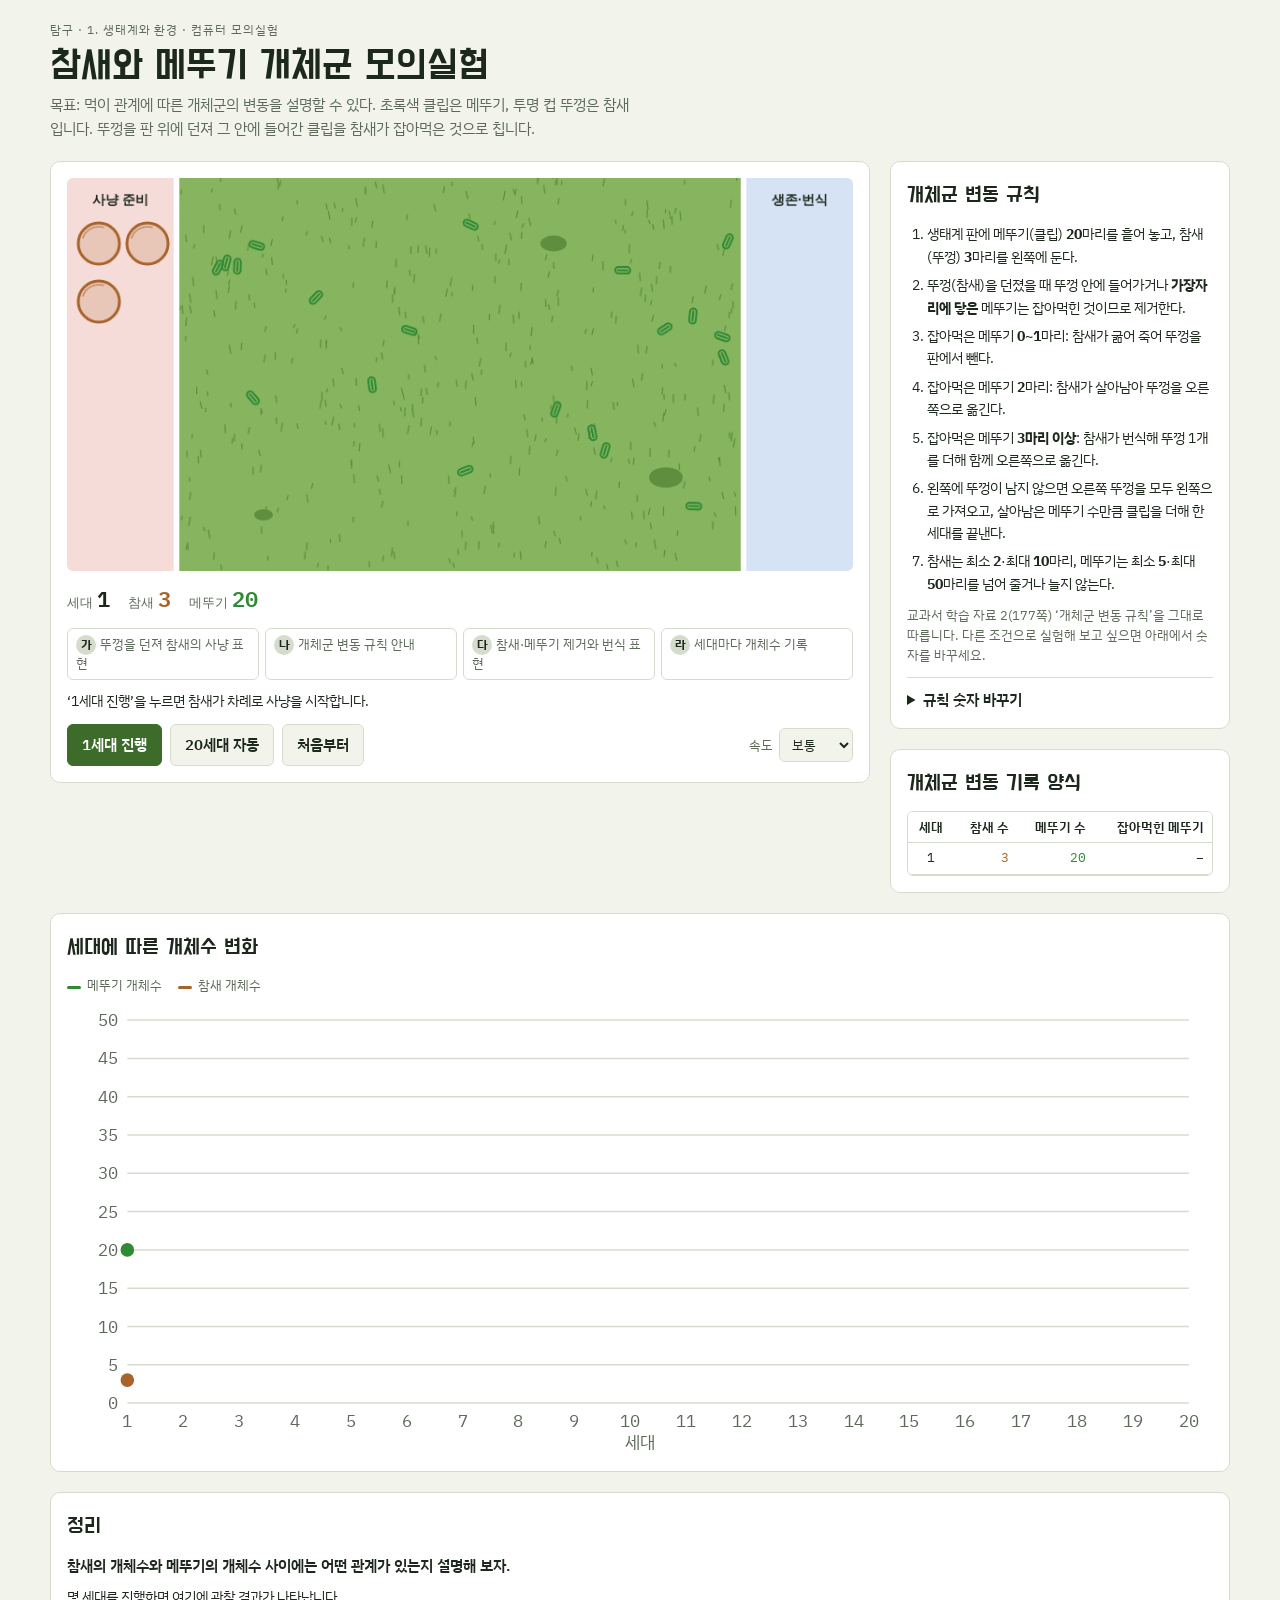
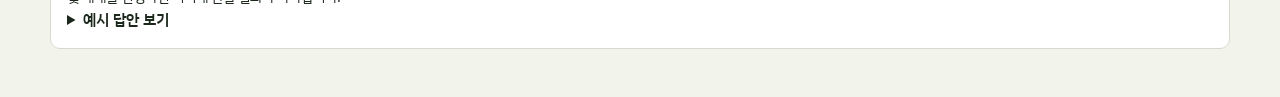
<file: sparrow-grasshopper/index.html>
<!doctype html><html><head><meta charset=utf8><meta name=viewport content="width=device-width,initial-scale=1,viewport-fit=cover"><style>:root{color-scheme:light;box-sizing:border-box;padding-top:env(safe-area-inset-top,0px);padding-bottom:env(safe-area-inset-bottom,0px)}html{scroll-padding-top:env(safe-area-inset-top,0px)}body{margin:0;padding:0;font:14px -apple-system,BlinkMacSystemFont,sans-serif;background:#fff;color:#000}img{max-width:100%}[hidden]:not([hidden=until-found i]){display:none!important}</style></head><body>
<title>참새와 메뚜기 개체군 모의실험</title>
<meta name="claude:viewport-fit-sides" content="cover">
<link rel="preconnect" href="https://fonts.googleapis.com">
<link rel="stylesheet" href="https://fonts.googleapis.com/css2?family=Do+Hyeon&family=IBM+Plex+Sans+KR:wght@400;600&family=IBM+Plex+Mono:wght@400;600&display=swap">
<style>
/* 레이아웃: 위 = 실험대(생태계 판) + 조작, 옆 = 규칙·기록 양식, 아래 = 그래프와 정리 */
:root{
  --bg:#f2f4ec; --panel:#ffffff; --fg:#1d281c; --muted:#5d6a5a; --line:#d6dccd;
  --field:#86b45f; --field-dark:#5f8f3e; --zone-l:#f6dcd8; --zone-r:#d6e3f5;
  --hopper:#2f8a35; --sparrow:#a8632a; --caught:#c8372d; --accent:#3d6b2a;
  --font-display:"Do Hyeon","IBM Plex Sans KR",system-ui,sans-serif;
  --font-body:"IBM Plex Sans KR","Apple SD Gothic Neo","Malgun Gothic",system-ui,sans-serif;
  --font-data:"IBM Plex Mono",ui-monospace,Consolas,monospace;
}
@media (prefers-color-scheme: dark){:root:not([data-theme="light"]){
  --bg:#141a13; --panel:#1c241b; --fg:#e4eadf; --muted:#9aa894; --line:#334030;
  --field:#4d7436; --field-dark:#3a5c27; --zone-l:#4a2e2b; --zone-r:#263547;
  --hopper:#7fd17a; --sparrow:#e0a066; --caught:#ff7b6e; --accent:#9fd47f; color-scheme:dark}}
:root[data-theme="dark"]{
  --bg:#141a13; --panel:#1c241b; --fg:#e4eadf; --muted:#9aa894; --line:#334030;
  --field:#4d7436; --field-dark:#3a5c27; --zone-l:#4a2e2b; --zone-r:#263547;
  --hopper:#7fd17a; --sparrow:#e0a066; --caught:#ff7b6e; --accent:#9fd47f; color-scheme:dark}
*{box-sizing:border-box}
body{background:var(--bg);color:var(--fg);font-family:var(--font-body);font-size:15px;line-height:1.6;
  padding-left:max(16px,env(safe-area-inset-left,0px));padding-right:max(16px,env(safe-area-inset-right,0px));padding-block:20px 48px}
.wrap{max-width:1180px;margin:0 auto;display:grid;gap:20px}
header{display:grid;gap:4px}
.eyebrow{font-size:12px;letter-spacing:.08em;color:var(--muted)}
h1{font-family:var(--font-display);font-weight:400;font-size:clamp(28px,4vw,40px);line-height:1.15;margin:0;text-wrap:balance}
h2{font-family:var(--font-display);font-weight:400;font-size:22px;margin:0 0 10px}
.goal{margin:0;color:var(--muted);max-width:65ch}
.grid{display:grid;grid-template-columns:minmax(0,1fr) 340px;gap:20px;align-items:start}
@media (max-width:900px){.grid{grid-template-columns:minmax(0,1fr)}}
.card{background:var(--panel);border:1px solid var(--line);border-radius:10px;padding:16px;min-width:0}
canvas{display:block;width:100%;height:auto;border-radius:6px;touch-action:manipulation}
.controls{display:flex;flex-wrap:wrap;gap:8px;margin-top:12px;align-items:center}
button{font:inherit;font-weight:600;border:1px solid var(--line);background:var(--bg);color:var(--fg);border-radius:6px;padding:8px 14px;cursor:pointer}
button.primary{background:var(--accent);border-color:var(--accent);color:var(--panel)}
button:disabled{opacity:.45;cursor:default}
button:focus-visible,input:focus-visible,select:focus-visible,summary:focus-visible{outline:2px solid var(--accent);outline-offset:2px}
select,input[type=number]{font:inherit;background:var(--bg);color:var(--fg);border:1px solid var(--line);border-radius:6px;padding:6px 8px}
input[type=number]{width:72px;font-family:var(--font-data)}
.speed{margin-left:auto;display:flex;gap:6px;align-items:center;color:var(--muted);font-size:13px}
.roles{display:grid;grid-template-columns:repeat(4,minmax(0,1fr));gap:6px;margin-top:12px}
@media (max-width:560px){.roles{grid-template-columns:repeat(2,minmax(0,1fr))}}
.role{border:1px solid var(--line);border-radius:6px;padding:6px 8px;font-size:12.5px;color:var(--muted);line-height:1.4}
.role b{display:inline-grid;place-items:center;width:20px;height:20px;border-radius:50%;background:var(--line);color:var(--fg);font-size:12px;margin-right:4px}
.role.on{border-color:var(--accent);color:var(--fg)}
.role.on b{background:var(--accent);color:var(--panel)}
.status{margin-top:10px;font-size:14px;min-height:1.6em}
.counts{display:flex;gap:18px;flex-wrap:wrap;font-family:var(--font-data);font-size:13px;color:var(--muted)}
.counts strong{font-size:22px;color:var(--fg);font-weight:600;margin-left:4px}
.counts .s strong{color:var(--sparrow)} .counts .g strong{color:var(--hopper)}
.side{display:grid;gap:20px}
ol.rules{margin:0;padding-left:20px;display:grid;gap:6px;font-size:14px}
.note{font-size:12.5px;color:var(--muted);margin:10px 0 0}
details.settings{margin-top:12px;border-top:1px solid var(--line);padding-top:10px}
details summary{cursor:pointer;font-weight:600}
.fields{display:grid;gap:8px;margin-top:10px}
.fields label{display:flex;justify-content:space-between;align-items:center;gap:8px;font-size:13.5px}
.tbl{max-height:320px;overflow:auto;border:1px solid var(--line);border-radius:6px}
table{border-collapse:collapse;width:100%;font-family:var(--font-data);font-size:13px;font-variant-numeric:tabular-nums}
th,td{padding:5px 8px;text-align:right;border-bottom:1px solid var(--line)}
th{position:sticky;top:0;background:var(--panel);font-family:var(--font-body);font-weight:600;font-size:12.5px}
th:first-child,td:first-child{text-align:center}
td.s{color:var(--sparrow)} td.g{color:var(--hopper)}
.chart svg{display:block;width:100%;height:auto}
.legend{display:flex;gap:16px;font-size:13px;color:var(--muted);margin-bottom:6px;flex-wrap:wrap}
.legend i{display:inline-block;width:14px;height:3px;vertical-align:middle;margin-right:6px;border-radius:2px}
.summary-q{margin:0 0 8px;font-weight:600}
.answer{color:var(--muted);margin:8px 0 0;max-width:70ch}
.obs{margin:8px 0 0;font-size:14px}
@media (prefers-reduced-motion:reduce){*{scroll-behavior:auto}}
</style>

<div class="wrap">
  <header>
    <span class="eyebrow">탐구 · 1. 생태계와 환경 · 컴퓨터 모의실험</span>
    <h1>참새와 메뚜기 개체군 모의실험</h1>
    <p class="goal">목표: 먹이 관계에 따른 개체군의 변동을 설명할 수 있다. 초록색 클립은 메뚜기, 투명 컵 뚜껑은 참새입니다. 뚜껑을 판 위에 던져 그 안에 들어간 클립을 참새가 잡아먹은 것으로 칩니다.</p>
  </header>

  <div class="grid">
    <section class="card" aria-label="생태계 판">
      <canvas id="board" width="840" height="420" aria-label="왼쪽 사냥 준비 구역, 가운데 생태계 판, 오른쪽 생존·번식 구역"></canvas>
      <div class="counts" style="margin-top:10px">
        <span>세대<strong id="cGen">1</strong></span>
        <span class="s">참새<strong id="cS">3</strong></span>
        <span class="g">메뚜기<strong id="cG">20</strong></span>
      </div>
      <div class="roles" id="roles">
        <div class="role" data-r="가"><b>가</b>뚜껑을 던져 참새의 사냥 표현</div>
        <div class="role" data-r="나"><b>나</b>개체군 변동 규칙 안내</div>
        <div class="role" data-r="다"><b>다</b>참새·메뚜기 제거와 번식 표현</div>
        <div class="role" data-r="라"><b>라</b>세대마다 개체수 기록</div>
      </div>
      <div class="status" id="status">‘1세대 진행’을 누르면 참새가 차례로 사냥을 시작합니다.</div>
      <div class="controls">
        <button class="primary" id="btnStep">1세대 진행</button>
        <button id="btnAuto">20세대 자동</button>
        <button id="btnReset">처음부터</button>
        <label class="speed" for="speed">속도
          <select id="speed">
            <option value="1">천천히</option>
            <option value="0.45" selected>보통</option>
            <option value="0.15">빠르게</option>
            <option value="0">즉시</option>
          </select>
        </label>
      </div>
    </section>

    <aside class="side">
      <section class="card">
        <h2>개체군 변동 규칙</h2>
        <ol class="rules" id="ruleList"></ol>
        <p class="note">교과서 학습 자료 2(177쪽) ‘개체군 변동 규칙’을 그대로 따릅니다. 다른 조건으로 실험해 보고 싶으면 아래에서 숫자를 바꾸세요.</p>
        <details class="settings">
          <summary>규칙 숫자 바꾸기</summary>
          <div class="fields">
            <label for="pG0">처음 메뚜기 수 <input type="number" id="pG0" min="1" max="50" value="20"></label>
            <label for="pS0">처음 참새 수 <input type="number" id="pS0" min="1" max="10" value="3"></label>
            <label for="pSurv">참새 생존에 필요한 메뚜기 <input type="number" id="pSurv" min="1" max="10" value="2"></label>
            <label for="pBreed">참새 번식에 필요한 메뚜기 <input type="number" id="pBreed" min="2" max="15" value="3"></label>
            <label for="pMinS">참새 최소 <input type="number" id="pMinS" min="0" max="10" value="2"></label>
            <label for="pMaxS">참새 최대 <input type="number" id="pMaxS" min="1" max="20" value="10"></label>
            <label for="pMinG">메뚜기 최소 <input type="number" id="pMinG" min="0" max="50" value="5"></label>
            <label for="pMaxG">메뚜기 최대 <input type="number" id="pMaxG" min="5" max="120" value="50"></label>
            <label for="pLid">뚜껑 크기(판 대비 %) <input type="number" id="pLid" min="3" max="25" value="12"></label>
            <button id="btnApply">이 규칙으로 처음부터</button>
          </div>
        </details>
      </section>

      <section class="card">
        <h2>개체군 변동 기록 양식</h2>
        <div class="tbl">
          <table>
            <thead><tr><th>세대</th><th>참새 수</th><th>메뚜기 수</th><th>잡아먹힌 메뚜기</th></tr></thead>
            <tbody id="rows"></tbody>
          </table>
        </div>
      </section>
    </aside>
  </div>

  <section class="card chart">
    <h2>세대에 따른 개체수 변화</h2>
    <div class="legend"><span><i style="background:var(--hopper)"></i>메뚜기 개체수</span><span><i style="background:var(--sparrow)"></i>참새 개체수</span></div>
    <div id="chart"></div>
  </section>

  <section class="card">
    <h2>정리</h2>
    <p class="summary-q">참새의 개체수와 메뚜기의 개체수 사이에는 어떤 관계가 있는지 설명해 보자.</p>
    <p class="obs" id="obs">몇 세대를 진행하면 여기에 관찰 결과가 나타납니다.</p>
    <details>
      <summary>예시 답안 보기</summary>
      <p class="answer">메뚜기의 개체수가 증가하면 참새의 개체수가 증가하고, 참새의 개체수가 증가하면 메뚜기의 개체수는 감소한다. 메뚜기의 개체수가 감소하면 참새의 개체수가 감소하고, 참새의 개체수가 감소하면 다시 메뚜기의 개체수가 증가한다. 이것이 반복되면서 두 개체군의 개체수는 주기적으로 변동한다.</p>
    </details>
  </section>
</div>

<script>
(() => {
  const BW = 600, BH = 420, ZL = 120, ZR = 120, CW = ZL + BW + ZR;
  const cv = document.getElementById('board'), ctx = cv.getContext('2d');
  const $ = id => document.getElementById(id);
  let P, st, busy = false, autoStop = false;

  function readParams() {
    const n = (id, lo, hi) => Math.min(hi, Math.max(lo, Number($(id).value) || lo));
    const p = { g0: n('pG0',1,120), s0: n('pS0',1,20), surv: n('pSurv',1,10), breed: n('pBreed',2,15),
      minS: n('pMinS',0,10), maxS: n('pMaxS',1,20), minG: n('pMinG',0,50), maxG: n('pMaxG',5,120), lid: n('pLid',3,25) };
    p.breed = Math.max(p.breed, p.surv + 1); p.minS = Math.min(p.minS, p.maxS); p.minG = Math.min(p.minG, p.maxG);
    return p;
  }
  const lidR = () => Math.sqrt(P.lid / 100 * BW * BH / Math.PI);

  function renderRules() {
    $('ruleList').innerHTML = [
      `생태계 판에 메뚜기(클립) <b>${P.g0}</b>마리를 흩어 놓고, 참새(뚜껑) <b>${P.s0}</b>마리를 왼쪽에 둔다.`,
      `뚜껑(참새)을 던졌을 때 뚜껑 안에 들어가거나 <b>가장자리에 닿은</b> 메뚜기는 잡아먹힌 것이므로 제거한다.`,
      `잡아먹은 메뚜기 <b>0~${P.surv - 1}</b>마리: 참새가 굶어 죽어 뚜껑을 판에서 뺀다.`,
      `잡아먹은 메뚜기 <b>${P.surv}${P.breed - 1 > P.surv ? '~' + (P.breed - 1) : ''}</b>마리: 참새가 살아남아 뚜껑을 오른쪽으로 옮긴다.`,
      `잡아먹은 메뚜기 <b>${P.breed}마리 이상</b>: 참새가 번식해 뚜껑 1개를 더해 함께 오른쪽으로 옮긴다.`,
      `왼쪽에 뚜껑이 남지 않으면 오른쪽 뚜껑을 모두 왼쪽으로 가져오고, 살아남은 메뚜기 수만큼 클립을 더해 한 세대를 끝낸다.`,
      `참새는 최소 <b>${P.minS}</b>·최대 <b>${P.maxS}</b>마리, 메뚜기는 최소 <b>${P.minG}</b>·최대 <b>${P.maxG}</b>마리를 넘어 줄거나 늘지 않는다.`
    ].map(t => `<li>${t}</li>`).join('');
  }

  const rnd = (a, b) => a + Math.random() * (b - a);
  const newClip = () => ({ x: rnd(12, BW - 12), y: rnd(12, BH - 12), a: rnd(0, Math.PI), hit: false, pop: 0 });

  // 풀 무늬는 한 번만 만들어 둔다
  const grass = Array.from({ length: 420 }, () => ({ x: Math.random() * BW, y: Math.random() * BH, h: rnd(4, 10), t: rnd(-.5, .5) }));
  const stones = [{ x: 400, y: 70, r: 14 }, { x: 520, y: 320, r: 18 }, { x: 90, y: 360, r: 10 }];

  function reset() {
    autoStop = true;
    P = readParams();
    renderRules();
    st = { gen: 1, clips: Array.from({ length: Math.min(P.g0, P.maxG) }, newClip),
      left: Math.min(P.s0, P.maxS), right: 0, flying: null, history: [] };
    st.history.push({ gen: 1, s: st.left, g: st.clips.length, eaten: null });
    setRole(null);
    $('status').textContent = '‘1세대 진행’을 누르면 참새가 차례로 사냥을 시작합니다.';
    refresh();
  }

  function css(v) { return getComputedStyle(document.documentElement).getPropertyValue(v).trim(); }

  function drawLid(x, y, r, color, alpha) {
    ctx.save(); ctx.globalAlpha = alpha;
    ctx.fillStyle = color; ctx.globalAlpha = alpha * .18;
    ctx.beginPath(); ctx.arc(x, y, r, 0, Math.PI * 2); ctx.fill();
    ctx.globalAlpha = alpha; ctx.lineWidth = 3; ctx.strokeStyle = color; ctx.stroke();
    ctx.lineWidth = 1.5; ctx.globalAlpha = alpha * .6;
    ctx.beginPath(); ctx.arc(x, y, r * .82, Math.PI * 1.1, Math.PI * 1.6); ctx.stroke();
    ctx.restore();
  }
  function drawClip(c, color) {
    ctx.save(); ctx.translate(ZL + c.x, c.y); ctx.rotate(c.a);
    const s = 1 + c.pop * .6;
    ctx.scale(s, s);
    ctx.strokeStyle = color; ctx.lineWidth = 2; ctx.lineCap = 'round';
    ctx.beginPath(); ctx.roundRect(-8, -3.5, 16, 7, 3.5); ctx.stroke();
    ctx.beginPath(); ctx.moveTo(-5, 0); ctx.lineTo(5, 0); ctx.stroke();
    ctx.restore();
  }
  function stackPos(i, side) {
    const col = i % 2, row = Math.floor(i / 2), r = 22;
    const x0 = side === 'L' ? ZL / 2 : ZL + BW + ZR / 2;
    return { x: x0 + (col ? 26 : -26), y: 70 + row * 62, r };
  }

  function draw() {
    const C = { field: css('--field'), dark: css('--field-dark'), zl: css('--zone-l'), zr: css('--zone-r'),
      hop: css('--hopper'), sp: css('--sparrow'), caught: css('--caught'), fg: css('--fg'), muted: css('--muted') };
    ctx.clearRect(0, 0, CW, BH);
    ctx.fillStyle = C.zl; ctx.fillRect(0, 0, ZL - 6, BH);
    ctx.fillStyle = C.zr; ctx.fillRect(ZL + BW + 6, 0, ZR - 6, BH);
    ctx.fillStyle = C.field; ctx.fillRect(ZL, 0, BW, BH);
    ctx.strokeStyle = C.dark; ctx.lineWidth = 1.2;
    for (const g of grass) { ctx.beginPath(); ctx.moveTo(ZL + g.x, g.y); ctx.lineTo(ZL + g.x + g.t * 4, g.y - g.h); ctx.stroke(); }
    ctx.fillStyle = C.dark; for (const s of stones) { ctx.beginPath(); ctx.ellipse(ZL + s.x, s.y, s.r, s.r * .6, 0, 0, Math.PI * 2); ctx.fill(); }
    ctx.font = '600 14px "IBM Plex Sans KR", sans-serif'; ctx.textAlign = 'center'; ctx.fillStyle = C.fg;
    ctx.fillText('사냥 준비', ZL / 2 - 3, 28); ctx.fillText('생존·번식', ZL + BW + ZR / 2 + 3, 28);
    for (const c of st.clips) drawClip(c, c.hit ? C.caught : C.hop);
    for (let i = 0; i < st.left; i++) { const p = stackPos(i, 'L'); drawLid(p.x, p.y, p.r, C.sp, 1); }
    for (let i = 0; i < st.right; i++) { const p = stackPos(i, 'R'); drawLid(p.x, p.y, p.r, C.sp, 1); }
    if (st.flying) { const f = st.flying; drawLid(f.x, f.y, f.r, f.dead ? C.caught : C.sp, f.alpha ?? 1); }
  }

  function refresh() {
    $('cGen').textContent = st.gen; $('cS').textContent = st.left + st.right + (st.flying ? 1 : 0);
    $('cG').textContent = st.clips.filter(c => !c.hit).length;
    $('rows').innerHTML = st.history.map(h =>
      `<tr><td>${h.gen}</td><td class="s">${h.s}</td><td class="g">${h.g}</td><td>${h.eaten ?? '–'}</td></tr>`).join('');
    const tb = document.querySelector('.tbl'); tb.scrollTop = tb.scrollHeight;
    drawChart(); observe(); draw();
  }

  function setRole(r) { document.querySelectorAll('.role').forEach(el => el.classList.toggle('on', el.dataset.r === r)); }
  const speed = () => Number($('speed').value);
  const wait = ms => new Promise(res => speed() === 0 ? res() : setTimeout(res, ms * speed()));
  function tween(ms, fn) {
    if (speed() === 0) { fn(1); return Promise.resolve(); }
    return new Promise(res => {
      const t0 = performance.now(), dur = ms * speed();
      const tick = now => { const k = Math.min(1, (now - t0) / dur); fn(k); draw(); k < 1 ? requestAnimationFrame(tick) : res(); };
      requestAnimationFrame(tick);
    });
  }
  const ease = k => 1 - Math.pow(1 - k, 3);

  async function generation() {
    const R = lidR(), n = st.left;
    let eatenTotal = 0, offspring = 0;
    setRole('나'); $('status').textContent = `${st.gen}세대: 참새 ${n}마리가 차례로 사냥합니다.`; await wait(500);
    for (let i = 0; i < n; i++) {
      const from = stackPos(st.left - 1, 'L'); st.left--;
      const tx = ZL + rnd(R * .5, BW - R * .5), ty = rnd(R * .5, BH - R * .5);
      st.flying = { x: from.x, y: from.y, r: from.r };
      setRole('가'); $('status').textContent = `가: 참새 ${i + 1}번 뚜껑을 던집니다.`;
      await tween(650, k => { const e = ease(k); const f = st.flying;
        f.x = from.x + (tx - from.x) * e; f.y = from.y + (ty - from.y) * e - Math.sin(k * Math.PI) * 60; f.r = from.r + (R - from.r) * e; });
      // 클립 반쪽 길이(8)만큼 더해 가장자리에 닿은 클립도 잡힌 것으로 본다
      const reach = R + 8;
      const caught = st.clips.filter(c => !c.hit && (ZL + c.x - tx) ** 2 + (c.y - ty) ** 2 <= reach * reach);
      caught.forEach(c => c.hit = true); draw();
      const k = caught.length;
      const kids = k >= P.breed ? 2 : k >= P.surv ? 1 : 0;
      setRole('다');
      $('status').textContent = kids === 0
        ? `다: 메뚜기 ${k}마리를 잡았습니다. 참새가 굶어 죽어 뚜껑을 뺍니다.`
        : kids === 1
          ? `다: 메뚜기 ${k}마리를 잡았습니다. 참새가 살아남아 오른쪽으로 옮깁니다.`
          : `다: 메뚜기 ${k}마리를 잡았습니다. 참새가 번식해 뚜껑 1개를 더해 오른쪽으로 옮깁니다.`;
      await wait(700);
      st.clips = st.clips.filter(c => !c.hit); eatenTotal += caught.length;
      if (kids <= 0) {
        st.flying.dead = true;
        await tween(400, k => { st.flying.alpha = 1 - k; });
      } else {
        const to = stackPos(st.right, 'R'), f0 = { ...st.flying };
        await tween(450, k => { const e = ease(k); const f = st.flying;
          f.x = f0.x + (to.x - f0.x) * e; f.y = f0.y + (to.y - f0.y) * e; f.r = f0.r + (to.r - f0.r) * e; });
        st.right += kids;
      }
      st.flying = null; offspring += Math.max(0, kids); refresh(); await wait(250);
    }
    // 메뚜기 번식
    setRole('다');
    const survivors = st.clips.length;
    const next = Math.max(P.minG, Math.min(P.maxG, survivors * 2));
    const born = Array.from({ length: Math.max(0, next - survivors) }, () => ({ ...newClip(), pop: 1 }));
    st.clips.push(...born);
    $('status').textContent = `다: 살아남은 메뚜기 ${survivors}마리가 번식해 ${next}마리가 됩니다.`;
    await tween(500, k => born.forEach(c => c.pop = 1 - k));
    // 참새 옮기기
    const sNext = Math.max(P.minS, Math.min(P.maxS, st.right));
    let note = '';
    if (sNext > st.right) note = ` 참새는 최소 ${P.minS}마리 아래로 줄지 않습니다.`;
    else if (sNext < st.right) note = ` 참새는 최대 ${P.maxS}마리를 넘지 않습니다.`;
    st.right = 0; st.left = sNext;
    st.history[st.history.length - 1].eaten = eatenTotal;
    st.gen++;
    st.history.push({ gen: st.gen, s: st.left, g: st.clips.length, eaten: null });
    setRole('라'); $('status').textContent = `라: ${st.gen}세대 시작 — 참새 ${st.left}마리, 메뚜기 ${st.clips.length}마리를 기록했습니다.${note}`;
    refresh(); await wait(400);
  }

  function lock(on) { busy = on; ['btnStep', 'btnApply'].forEach(id => $(id).disabled = on); $('btnAuto').textContent = on && !autoStop ? '멈추기' : '20세대 자동'; }

  $('btnStep').onclick = async () => { if (busy) return; autoStop = true; lock(true); await generation(); lock(false); };
  $('btnAuto').onclick = async () => {
    if (busy) { autoStop = true; return; }
    autoStop = false; lock(true);
    for (let i = 0; i < 20 && !autoStop; i++) await generation();
    autoStop = true; lock(false);
  };
  $('btnReset').onclick = () => { if (busy) { autoStop = true; return; } reset(); };
  $('btnApply').onclick = () => { if (!busy) reset(); };

  function drawChart() {
    // 교과서 기록 양식처럼 두 개체군을 한 축(0~50)에 그린다
    const H = st.history, w = 760, h = 300, m = { l: 40, r: 16, t: 12, b: 34 };
    const xs = Math.max(20, H.length);
    const yMax = Math.ceil(Math.max(P.maxG, ...H.map(d => d.g)) / 5) * 5;
    const X = i => m.l + (i) / (xs - 1) * (w - m.l - m.r);
    const YG = v => h - m.b - v / yMax * (h - m.t - m.b), YS = YG;
    const ticks = Array.from({ length: yMax / 5 + 1 }, (_, i) => i * 5 / yMax);
    let s = `<svg viewBox="0 0 ${w} ${h}" role="img" aria-label="세대별 참새와 메뚜기 개체수 그래프" font-family="IBM Plex Mono, monospace" font-size="11">`;
    for (const t of ticks) {
      const y = h - m.b - t * (h - m.t - m.b);
      s += `<line x1="${m.l}" x2="${w - m.r}" y1="${y}" y2="${y}" stroke="var(--line)" stroke-width="1"/>`;
      s += `<text x="${m.l - 6}" y="${y + 4}" text-anchor="end" fill="var(--muted)">${Math.round(t * yMax)}</text>`;
    }
    const step = xs > 40 ? 5 : xs > 20 ? 2 : 1;
    for (let i = 0; i < xs; i += step) s += `<text x="${X(i)}" y="${h - m.b + 16}" text-anchor="middle" fill="var(--muted)">${i + 1}</text>`;
    s += `<text x="${(w) / 2}" y="${h - 4}" text-anchor="middle" fill="var(--muted)" font-family="IBM Plex Sans KR, sans-serif">세대</text>`;
    const path = (Y, k) => H.map((d, i) => `${i ? 'L' : 'M'}${X(i).toFixed(1)},${Y(d[k]).toFixed(1)}`).join('');
    if (H.length > 1) {
      s += `<path d="${path(YG, 'g')}L${X(H.length - 1)},${h - m.b}L${m.l},${h - m.b}Z" fill="var(--hopper)" opacity=".1"/>`;
      s += `<path d="${path(YG, 'g')}" fill="none" stroke="var(--hopper)" stroke-width="2.5" stroke-linejoin="round"/>`;
      s += `<path d="${path(YS, 's')}" fill="none" stroke="var(--sparrow)" stroke-width="2.5" stroke-linejoin="round" stroke-dasharray="6 4"/>`;
    }
    H.forEach((d, i) => {
      const last = i === H.length - 1;
      s += `<circle cx="${X(i)}" cy="${YG(d.g)}" r="${last ? 4.5 : 2.5}" fill="var(--hopper)"/>`;
      s += `<circle cx="${X(i)}" cy="${YS(d.s)}" r="${last ? 4.5 : 2.5}" fill="var(--sparrow)"/>`;
    });
    $('chart').innerHTML = s + '</svg>';
  }

  function observe() {
    const H = st.history;
    if (H.length < 6) { $('obs').textContent = '몇 세대를 진행하면 여기에 관찰 결과가 나타납니다.'; return; }
    // 메뚜기가 줄어든 세대 바로 전에 참새가 늘었는지 센다
    let up = 0, follow = 0;
    for (let i = 1; i < H.length - 1; i++) {
      if (H[i].s > H[i - 1].s) { up++; if (H[i + 1].g < H[i].g || H[i].g < H[i - 1].g) follow++; }
    }
    const gPeak = H.reduce((a, d) => d.g > a.g ? d : a), sPeak = H.reduce((a, d) => d.s > a.s ? d : a);
    $('obs').textContent = `지금까지 ${H.length}세대: 메뚜기는 ${gPeak.gen}세대에 ${gPeak.g}마리로 가장 많았고, 참새는 ${sPeak.gen}세대에 ${sPeak.s}마리로 가장 많았습니다. ` +
      `참새가 늘어난 ${up}번 중 ${follow}번은 메뚜기가 함께 또는 곧이어 줄었습니다. 그래프에서 두 선이 엇갈리며 오르내리는지 살펴보세요.`;
  }

  window.matchMedia('(prefers-color-scheme: dark)').addEventListener?.('change', draw);
  new MutationObserver(draw).observe(document.documentElement, { attributes: true, attributeFilter: ['data-theme'] });
  reset();
})();
</script>

</body></html>
</file>
<file: style.css>
* {
  margin: 0;
  padding: 0;
  box-sizing: border-box;
}

:root {
  --primary-color: #2563eb;
  --primary-dark: #1e40af;
  --secondary-color: #10b981;
  --background: #f3f4f6;
  --surface: #ffffff;
  --text-primary: #1f2937;
  --text-secondary: #6b7280;
  --border-color: #e5e7eb;
  --shadow: 0 1px 3px rgba(0, 0, 0, 0.1), 0 1px 2px rgba(0, 0, 0, 0.06);
  --shadow-lg: 0 10px 15px rgba(0, 0, 0, 0.1);
}

body {
  font-family: 'Segoe UI', Tahoma, Geneva, Verdana, sans-serif;
  background-color: var(--background);
  color: var(--text-primary);
  line-height: 1.6;
}

.container {
  max-width: 1200px;
  margin: 0 auto;
  padding: 20px;
}

/* Header */
.header {
  text-align: center;
  padding: 40px 20px;
  background: linear-gradient(135deg, var(--primary-color), var(--secondary-color));
  color: white;
  border-radius: 12px;
  margin-bottom: 40px;
  box-shadow: var(--shadow-lg);
}

.header h1 {
  font-size: 2.5em;
  margin-bottom: 10px;
}

.header .subtitle {
  font-size: 1.1em;
  opacity: 0.9;
}

/* Main Content */
main {
  margin-bottom: 40px;
}

.info-section {
  background-color: var(--surface);
  padding: 20px;
  border-radius: 8px;
  margin-bottom: 30px;
  text-align: center;
  color: var(--text-secondary);
  border-left: 4px solid var(--primary-color);
}

/* Simulations Grid */
.simulations-grid {
  display: grid;
  grid-template-columns: repeat(auto-fit, minmax(300px, 1fr));
  gap: 24px;
  margin-bottom: 40px;
}

.simulation-card {
  background-color: var(--surface);
  border-radius: 12px;
  padding: 24px;
  box-shadow: var(--shadow);
  transition: transform 0.3s ease, box-shadow 0.3s ease;
  display: flex;
  flex-direction: column;
}

.simulation-card:hover {
  transform: translateY(-4px);
  box-shadow: var(--shadow-lg);
}

.simulation-card.coming-soon {
  opacity: 0.7;
}

.card-icon {
  font-size: 3em;
  margin-bottom: 16px;
}

.simulation-card h2 {
  font-size: 1.3em;
  margin-bottom: 12px;
  color: var(--text-primary);
}

.simulation-card p {
  color: var(--text-secondary);
  margin-bottom: 20px;
  flex-grow: 1;
}

/* Buttons */
.btn {
  display: inline-block;
  padding: 12px 24px;
  border-radius: 6px;
  text-decoration: none;
  font-weight: 600;
  border: none;
  cursor: pointer;
  transition: all 0.3s ease;
  font-size: 1em;
}

.btn-primary {
  background-color: var(--primary-color);
  color: white;
}

.btn-primary:hover {
  background-color: var(--primary-dark);
  transform: scale(1.05);
}

.btn-secondary {
  background-color: var(--border-color);
  color: var(--text-secondary);
  cursor: not-allowed;
}

/* Footer Info */
.footer-info {
  background-color: var(--surface);
  padding: 24px;
  border-radius: 8px;
  text-align: center;
  border-top: 2px solid var(--border-color);
}

.footer-info h3 {
  margin-bottom: 12px;
  color: var(--primary-color);
}

.footer-info p {
  color: var(--text-secondary);
}

/* Footer */
.footer {
  text-align: center;
  padding: 20px;
  color: var(--text-secondary);
  border-top: 1px solid var(--border-color);
  margin-top: 40px;
}

/* Responsive */
@media (max-width: 768px) {
  .header h1 {
    font-size: 1.8em;
  }

  .simulations-grid {
    grid-template-columns: 1fr;
  }

  .container {
    padding: 12px;
  }
}
</file>
<file: layer/style.css>
:root {
  --bg: #eef3f7;
  --panel: #ffffff;
  --text: #22303b;
  --accent: #4a90e2;
  --danger: #d1495b;
  --success: #2f8f7d;
  --shadow: 0 12px 28px rgba(34, 48, 59, 0.12);
}

* {
  box-sizing: border-box;
}

body {
  margin: 0;
  min-height: 100vh;
  font-family: "Apple SD Gothic Neo", "Noto Sans KR", sans-serif;
  background: linear-gradient(180deg, #dce8f7 0%, #eef3f7 100%);
  color: var(--text);
}

main {
  max-width: 1100px;
  margin: 0 auto;
  padding: 24px;
}

header {
  text-align: center;
  margin-bottom: 24px;
}

header h1 {
  margin: 0;
  font-size: clamp(2rem, 3vw, 3rem);
}

header p {
  margin: 12px auto 0;
  max-width: 720px;
  line-height: 1.7;
}

.panel {
  background: var(--panel);
  border-radius: 20px;
  box-shadow: var(--shadow);
  padding: 20px;
  margin-bottom: 24px;
}

.controls {
  display: grid;
  gap: 12px;
  grid-template-columns: repeat(auto-fit, minmax(120px, 1fr));
  margin-bottom: 20px;
}

button {
  border: none;
  border-radius: 12px;
  padding: 14px 18px;
  font-size: 1rem;
  cursor: pointer;
  transition: transform 0.15s ease, box-shadow 0.15s ease;
  color: white;
  background: var(--accent);
}

button:hover {
  transform: translateY(-1px);
  box-shadow: 0 12px 20px rgba(74, 144, 226, 0.25);
}

button#intrudeBtn {
  background: #f28c38;
}

button#erodeBtn {
  background: #5a5a5a;
}

button#resetBtn {
  background: #7f7f7f;
}

.simulator {
  display: grid;
  gap: 18px;
}

.layer-area {
  position: relative;
  height: 420px;
  background: linear-gradient(180deg, #7db9e8 0%, #92c2f0 60%, #c4e3ff 100%);
  border-radius: 20px;
  overflow: hidden;
  border: 2px solid #c4d9e8;
}

.ground-label {
  position: absolute;
  top: 10px;
  right: 12px;
  font-size: 0.9rem;
  color: #154f7b;
  background: rgba(255, 255, 255, 0.7);
  padding: 6px 10px;
  border-radius: 999px;
}

.layer-area::before {
  content: "";
  position: absolute;
  left: 0;
  right: 0;
  bottom: 0;
  height: 12px;
  background: #4b7a9d;
}

.layer {
  position: absolute;
  left: 0;
  right: 0;
  height: 48px;
  border: 2px solid rgba(0, 0, 0, 0.18);
  border-left-width: 14px;
  box-sizing: border-box;
  transition: width 0.25s ease;
}

.layer::after {
  content: attr(data-name);
  position: absolute;
  left: 14px;
  top: 50%;
  transform: translateY(-50%);
  font-size: 0.9rem;
  font-weight: 700;
  color: #fff;
  text-shadow: 0 1px 2px rgba(0, 0, 0, 0.35);
}

.layer.deposit-0 { background: #e6b89c; border-left-color: #8a5b40; }
.layer.deposit-1 { background: #cfa57f; border-left-color: #8e5d34; }
.layer.deposit-2 { background: #b59c7c; border-left-color: #7c5f44; }
.layer.deposit-3 { background: #8c9f7b; border-left-color: #507050; }
.layer.deposit-4 { background: #7fa5b8; border-left-color: #3e616f; }
.layer.deposit-5 { background: #9e7fb8; border-left-color: #5a436e; }
.layer.deposit-6 { background: #d3a7d0; border-left-color: #8c5f88; }

.layer.eroded {
  width: 70%;
  border-right: 5px solid rgba(255, 255, 255, 0.8);
  box-shadow: inset -12px 0 0 rgba(255, 255, 255, 0.18);
}

.intrusion {
  position: absolute;
  bottom: 0;
  left: 45%;
  width: 12%;
  min-width: 60px;
  height: 60%;
  background: linear-gradient(180deg, #ffb66f 0%, #a33828 100%);
  border: 3px solid rgba(77, 12, 0, 0.7);
  border-radius: 20px;
  transform: skewX(-12deg);
  box-shadow: 0 0 18px rgba(255, 147, 82, 0.5);
}

.legend {
  display: grid;
  gap: 10px;
  padding: 14px;
  border-radius: 16px;
  background: rgba(255, 255, 255, 0.86);
}

.quiz-panel {
  padding-top: 0;
}

.quiz-card {
  display: grid;
  gap: 16px;
  margin-top: 12px;
}

.quiz-row {
  display: flex;
  justify-content: space-between;
  align-items: center;
  gap: 12px;
  padding: 14px 16px;
  border-radius: 14px;
  background: #f7f9fb;
}

.quiz-row span {
  font-size: 1rem;
  color: #2f3c4c;
}

.quiz-select {
  width: 100px;
  padding: 10px 12px;
  border: 1px solid #ccd7e5;
  border-radius: 10px;
  background: white;
  font-size: 1rem;
}

.quiz-actions {
  margin-top: 16px;
}

.explanation {
  margin-top: 18px;
  padding: 16px;
  border-radius: 16px;
  background: #f0f6ff;
  border: 1px solid #c7ddff;
  min-height: 120px;
}

.explanation p {
  margin: 0;
  line-height: 1.7;
}

@media (max-width: 720px) {
  .controls {
    grid-template-columns: 1fr;
  }

  .layer-area {
    height: 360px;
  }
}
</file>
